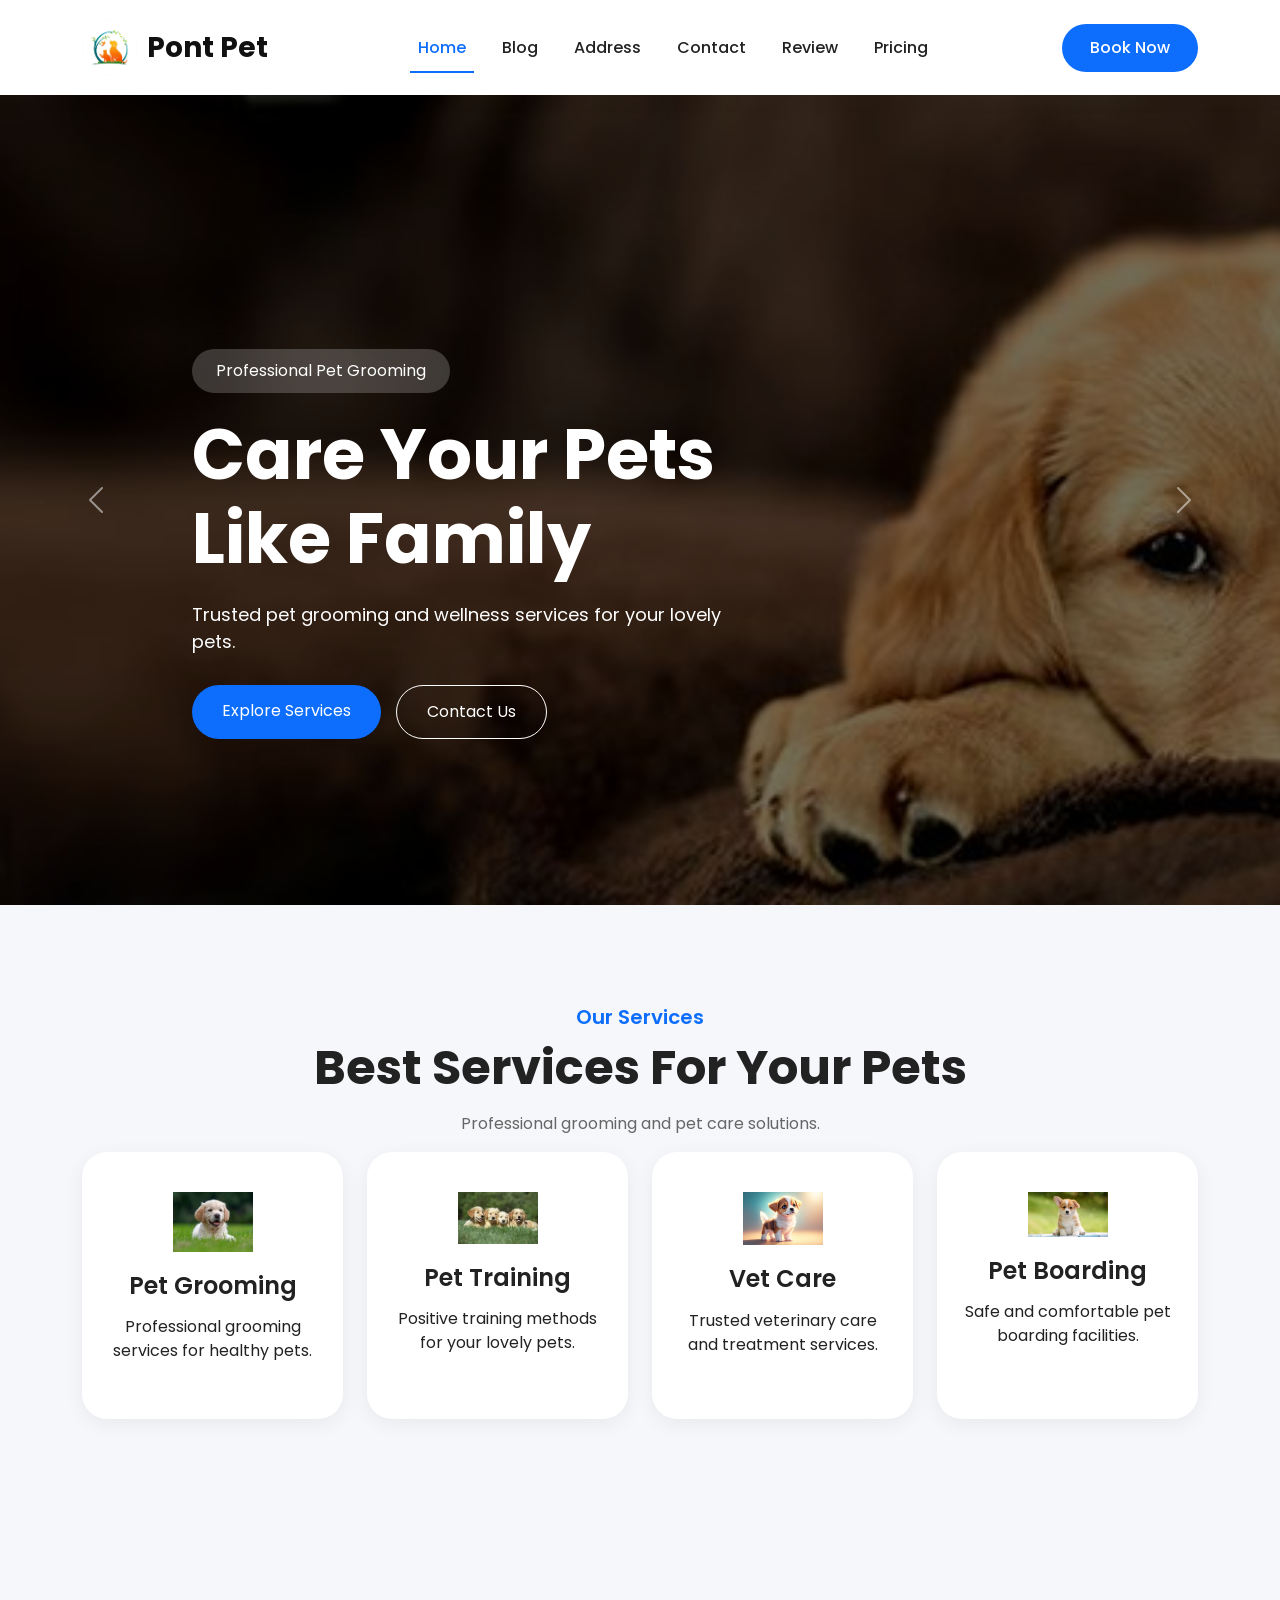
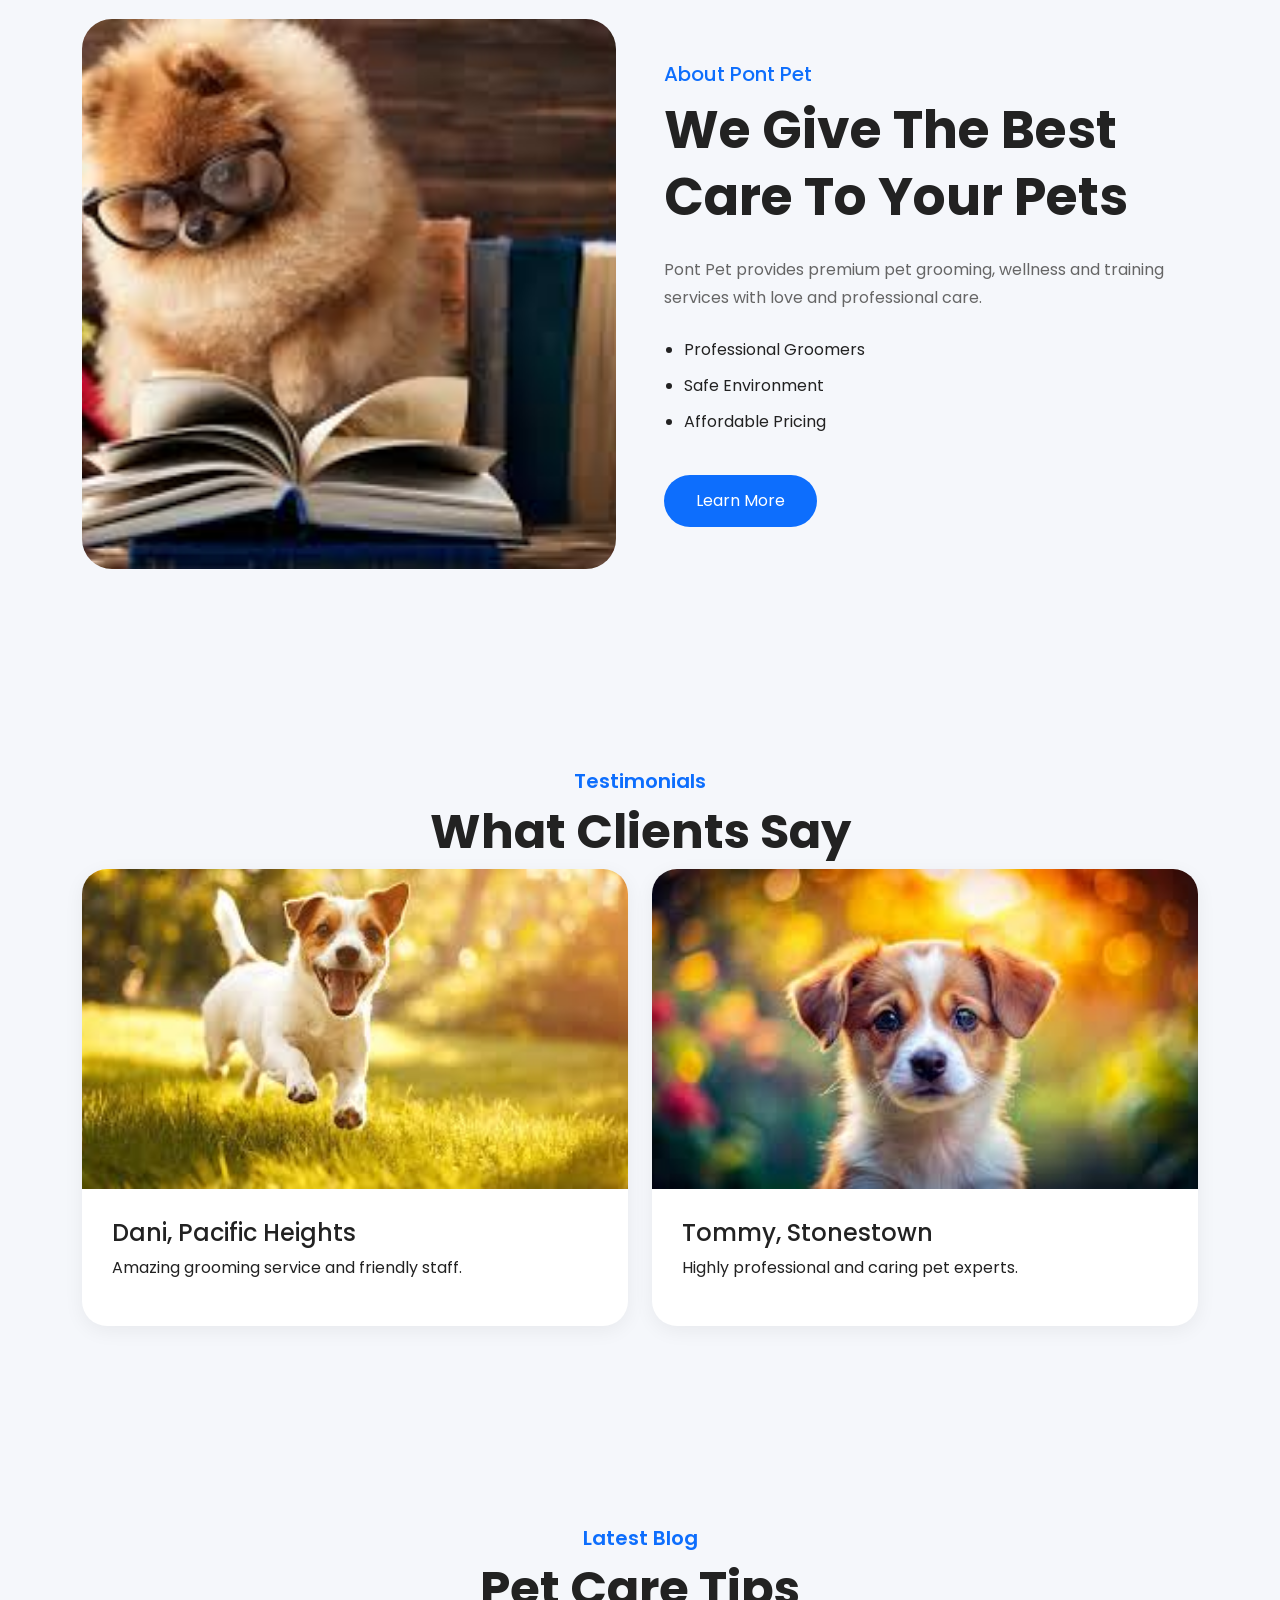
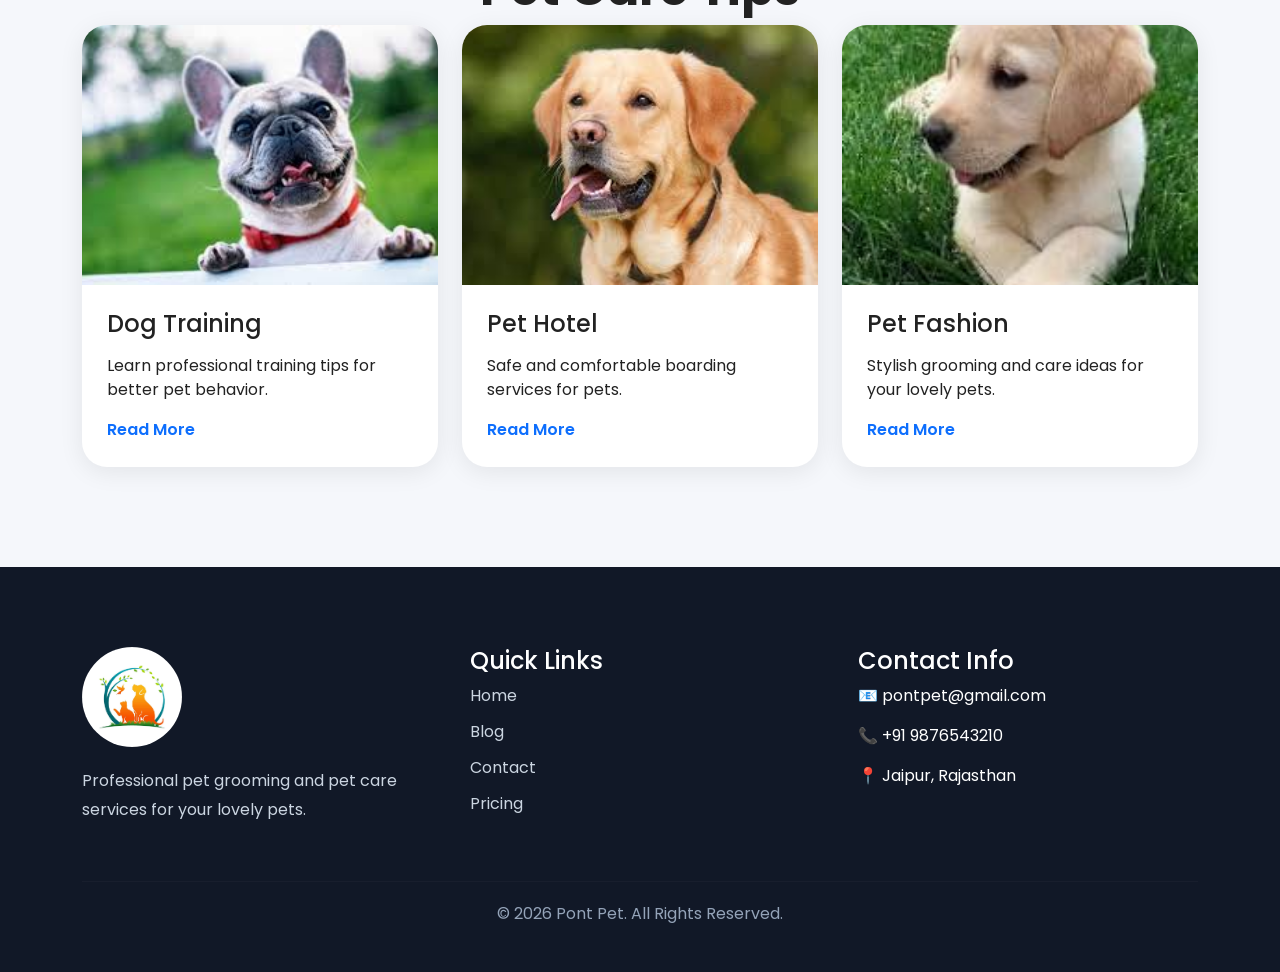
<file: index.html>
<!DOCTYPE html>
<html lang="en">

<head>

    <meta charset="UTF-8">

    <meta name="viewport"
          content="width=device-width, initial-scale=1.0">

    <meta name="description"
          content="Professional Pet Grooming Website">

    <title>Pont Pet | Pet Grooming</title>

    <!-- Bootstrap CSS -->

    <link href="https://cdn.jsdelivr.net/npm/bootstrap@5.3.8/dist/css/bootstrap.min.css"
          rel="stylesheet">

    <!-- Google Font -->

    <link rel="preconnect"
          href="https://fonts.googleapis.com">

    <link rel="preconnect"
          href="https://fonts.gstatic.com"
          crossorigin>

    <link href="https://fonts.googleapis.com/css2?family=Poppins:wght@300;400;500;600;700&display=swap"
          rel="stylesheet">

    <!-- CSS -->

    <link rel="stylesheet"
          href="css/style.css">

</head>

<body>


<!-- ================= NAVBAR ================= -->

<nav class="navbar navbar-expand-lg custom-navbar sticky-top">

    <div class="container">

        <!-- LOGO -->

        <a class="navbar-brand"
           href="index.html">

            <img src="images/animal-pet-logo-template-vector.jpg"
                 alt="logo">

            <span>Pont Pet</span>

        </a>

        <!-- TOGGLE -->

        <button class="navbar-toggler"
                type="button"
                data-bs-toggle="collapse"
                data-bs-target="#navbarContent">

            <span class="navbar-toggler-icon"></span>

        </button>

        <!-- MENU -->

        <div class="collapse navbar-collapse"
             id="navbarContent">

            <ul class="navbar-nav mx-auto">

                <li class="nav-item">
                    <a class="nav-link active"
                       href="index.html">
                        Home
                    </a>
                </li>

                <li class="nav-item">
                    <a class="nav-link"
                       href="Blog.html">
                        Blog
                    </a>
                </li>

                <li class="nav-item">
                    <a class="nav-link"
                       href="Address.html">
                        Address
                    </a>
                </li>

                <li class="nav-item">
                    <a class="nav-link"
                       href="Contact.html">
                        Contact
                    </a>
                </li>

                <li class="nav-item">
                    <a class="nav-link"
                       href="Review.html">
                        Review
                    </a>
                </li>

                <li class="nav-item">
                    <a class="nav-link"
                       href="Pricing.html">
                        Pricing
                    </a>
                </li>

            </ul>

            <!-- BUTTON -->

            <a href="Book.html"
               class="nav-btn">
                Book Now
            </a>

        </div>

    </div>

</nav>

<!-- ================= HERO ================= -->

<section class="hero-section">

    <div id="heroCarousel"
         class="carousel slide carousel-fade"
         data-bs-ride="carousel">

        <div class="carousel-inner">

            <!-- SLIDE 1 -->

            <div class="carousel-item active">

                <img src="images/f2e25fa89ad3e970aeb994db60a81303.jpg"
                     class="d-block w-100 hero-image"
                     alt="pet">

                <div class="hero-overlay"></div>

                <div class="carousel-caption hero-content">

                    <span class="hero-tag">
                        Professional Pet Grooming
                    </span>

                    <h1>
                        Care Your Pets <br>
                        Like Family
                    </h1>

                    <p>
                        Trusted pet grooming and wellness services
                        for your lovely pets.
                    </p>

                    <div class="hero-buttons">

                        <a href="#services"
                           class="hero-btn">
                            Explore Services
                        </a>

                        <a href="Contact.html"
                           class="hero-btn-outline">
                            Contact Us
                        </a>

                    </div>

                </div>

            </div>

            <!-- SLIDE 2 -->

            <div class="carousel-item">

                <img src="images/GettyImages-598175960-cute-dog-headshot.jpg"
                     class="d-block w-100 hero-image"
                     alt="dog">

                <div class="hero-overlay"></div>

                <div class="carousel-caption hero-content">

                    <span class="hero-tag">
                        Trusted Pet Experts
                    </span>

                    <h1>
                        Happy Pets <br>
                        Healthy Life
                    </h1>

                    <p>
                        We provide premium pet grooming,
                        training and boarding services.
                    </p>

                    <div class="hero-buttons">

                        <a href="#services"
                           class="hero-btn">
                            Our Services
                        </a>

                    </div>

                </div>

            </div>

        </div>

        <!-- CONTROLS -->

        <button class="carousel-control-prev"
                type="button"
                data-bs-target="#heroCarousel"
                data-bs-slide="prev">

            <span class="carousel-control-prev-icon"></span>

        </button>

        <button class="carousel-control-next"
                type="button"
                data-bs-target="#heroCarousel"
                data-bs-slide="next">

            <span class="carousel-control-next-icon"></span>

        </button>

    </div>

</section>

<!-- ================= SERVICES ================= -->

<section class="services-section"
         id="services">

    <div class="container">

        <div class="section-heading text-center">

            <h5>Our Services</h5>

            <h2>
                Best Services For Your Pets
            </h2>

            <p>
                Professional grooming and pet care solutions.
            </p>

        </div>

        <div class="row g-4">

            <div class="col-md-6 col-lg-3">

                <div class="service-card text-center">

                    <img src="images/dog6.jpeg"
                         alt="service">

                    <h4>Pet Grooming</h4>

                    <p>
                        Professional grooming services
                        for healthy pets.
                    </p>

                </div>

            </div>

            <div class="col-md-6 col-lg-3">

                <div class="service-card text-center">

                    <img src="images/dog8.jpeg"
                         alt="service">

                    <h4>Pet Training</h4>

                    <p>
                        Positive training methods for
                        your lovely pets.
                    </p>

                </div>

            </div>

            <div class="col-md-6 col-lg-3">

                <div class="service-card text-center">

                    <img src="images/little-cute-puppy-dog-pastel-background-ai-generative_955712-3431.avif"
                         alt="service">

                    <h4>Vet Care</h4>

                    <p>
                        Trusted veterinary care and
                        treatment services.
                    </p>

                </div>

            </div>

            <div class="col-md-6 col-lg-3">

                <div class="service-card text-center">

                    <img src="images/corgi-puppy-happy-5120x2880-13252.jpg"
                         alt="service">

                    <h4>Pet Boarding</h4>

                    <p>
                        Safe and comfortable pet
                        boarding facilities.
                    </p>

                </div>

            </div>

        </div>

    </div>

</section>

<!-- ================= ABOUT ================= -->

<section class="about-section">

    <div class="container">

        <div class="row align-items-center g-5">

            <div class="col-lg-6">

                <img src="images/images (1).jpeg"
                     alt="pet"
                     class="img-fluid about-img">

            </div>

            <div class="col-lg-6">

                <div class="about-content">

                    <h5>About Pont Pet</h5>

                    <h2>
                        We Give The Best Care
                        To Your Pets
                    </h2>

                    <p>
                        Pont Pet provides premium pet grooming,
                        wellness and training services with love
                        and professional care.
                    </p>

                    <ul>

                        <li>Professional Groomers</li>

                        <li>Safe Environment</li>

                        <li>Affordable Pricing</li>

                    </ul>

                    <a href="Blog.html"
                       class="about-btn">
                        Learn More
                    </a>

                </div>

            </div>

        </div>

    </div>

</section>

<!-- ================= TESTIMONIAL ================= -->

<section class="testimonial-section">

    <div class="container">

        <div class="section-heading text-center">

            <h5>Testimonials</h5>

            <h2>What Clients Say</h2>

        </div>

        <div class="row g-4">

            <div class="col-lg-6">

                <div class="testimonial-card">

                    <img src="images/dog1.jpeg"
                         alt="client">

                    <div class="testimonial-content">

                        <h4>Dani, Pacific Heights</h4>

                        <p>
                            Amazing grooming service and friendly staff.
                        </p>

                    </div>

                </div>

            </div>

            <div class="col-lg-6">

                <div class="testimonial-card">

                    <img src="images/dog2.jpeg"
                         alt="client">

                    <div class="testimonial-content">

                        <h4>Tommy, Stonestown</h4>

                        <p>
                            Highly professional and caring pet experts.
                        </p>

                    </div>

                </div>

            </div>

        </div>

    </div>

</section>

<!-- ================= BLOG ================= -->

<section class="blog-section">

    <div class="container">

        <div class="section-heading text-center">

            <h5>Latest Blog</h5>

            <h2>Pet Care Tips</h2>

        </div>

        <div class="row g-4">

            <div class="col-md-4">

                <div class="blog-card">

                    <img src="images/images.jpeg"
                         alt="blog">

                    <div class="blog-content">

                        <h4>Dog Training</h4>

                        <p>
                            Learn professional training tips
                            for better pet behavior.
                        </p>

                        <a href="Blog.html">
                            Read More
                        </a>

                    </div>

                </div>

            </div>

            <div class="col-md-4">

                <div class="blog-card">

                    <img src="images/dog3.jpeg"
                         alt="blog">

                    <div class="blog-content">

                        <h4>Pet Hotel</h4>

                        <p>
                            Safe and comfortable boarding
                            services for pets.
                        </p>

                        <a href="Blog.html">
                            Read More
                        </a>

                    </div>

                </div>

            </div>

            <div class="col-md-4">

                <div class="blog-card">

                    <img src="images/dog4.jpeg"
                         alt="blog">

                    <div class="blog-content">

                        <h4>Pet Fashion</h4>

                        <p>
                            Stylish grooming and care ideas
                            for your lovely pets.
                        </p>

                        <a href="Blog.html">
                            Read More
                        </a>

                    </div>

                </div>

            </div>

        </div>

    </div>

</section>

<!-- ================= FOOTER ================= -->

<footer class="footer-section">

    <div class="container">

        <div class="row g-5">

            <div class="col-lg-4">

                <img src="images/animal-pet-logo-template-vector.jpg"
                     alt="logo"
                     class="footer-logo">

                <p class="footer-text">

                    Professional pet grooming and pet care
                    services for your lovely pets.

                </p>

            </div>

            <div class="col-lg-4">

                <h4 class="footer-title">
                    Quick Links
                </h4>

                <ul class="footer-links">

                    <li>
                        <a href="index.html">
                            Home
                        </a>
                    </li>

                    <li>
                        <a href="Blog.html">
                            Blog
                        </a>
                    </li>

                    <li>
                        <a href="Contact.html">
                            Contact
                        </a>
                    </li>

                    <li>
                        <a href="Pricing.html">
                            Pricing
                        </a>
                    </li>

                </ul>

            </div>

            <div class="col-lg-4">

                <h4 class="footer-title">
                    Contact Info
                </h4>

                <p class="footer-contact">
                    📧 pontpet@gmail.com
                </p>

                <p class="footer-contact">
                    📞 +91 9876543210
                </p>

                <p class="footer-contact">
                    📍 Jaipur, Rajasthan
                </p>

            </div>

        </div>

        <hr class="footer-line">

        <div class="text-center">

            <p class="copyright">

                © 2026 Pont Pet. All Rights Reserved.

            </p>

        </div>

    </div>

</footer>

<!-- Bootstrap JS -->

<script src="https://cdn.jsdelivr.net/npm/bootstrap@5.3.8/dist/js/bootstrap.bundle.min.js"></script>

<!-- JS -->

<script src="js/script.js"></script>

</body>

</html>
</file>
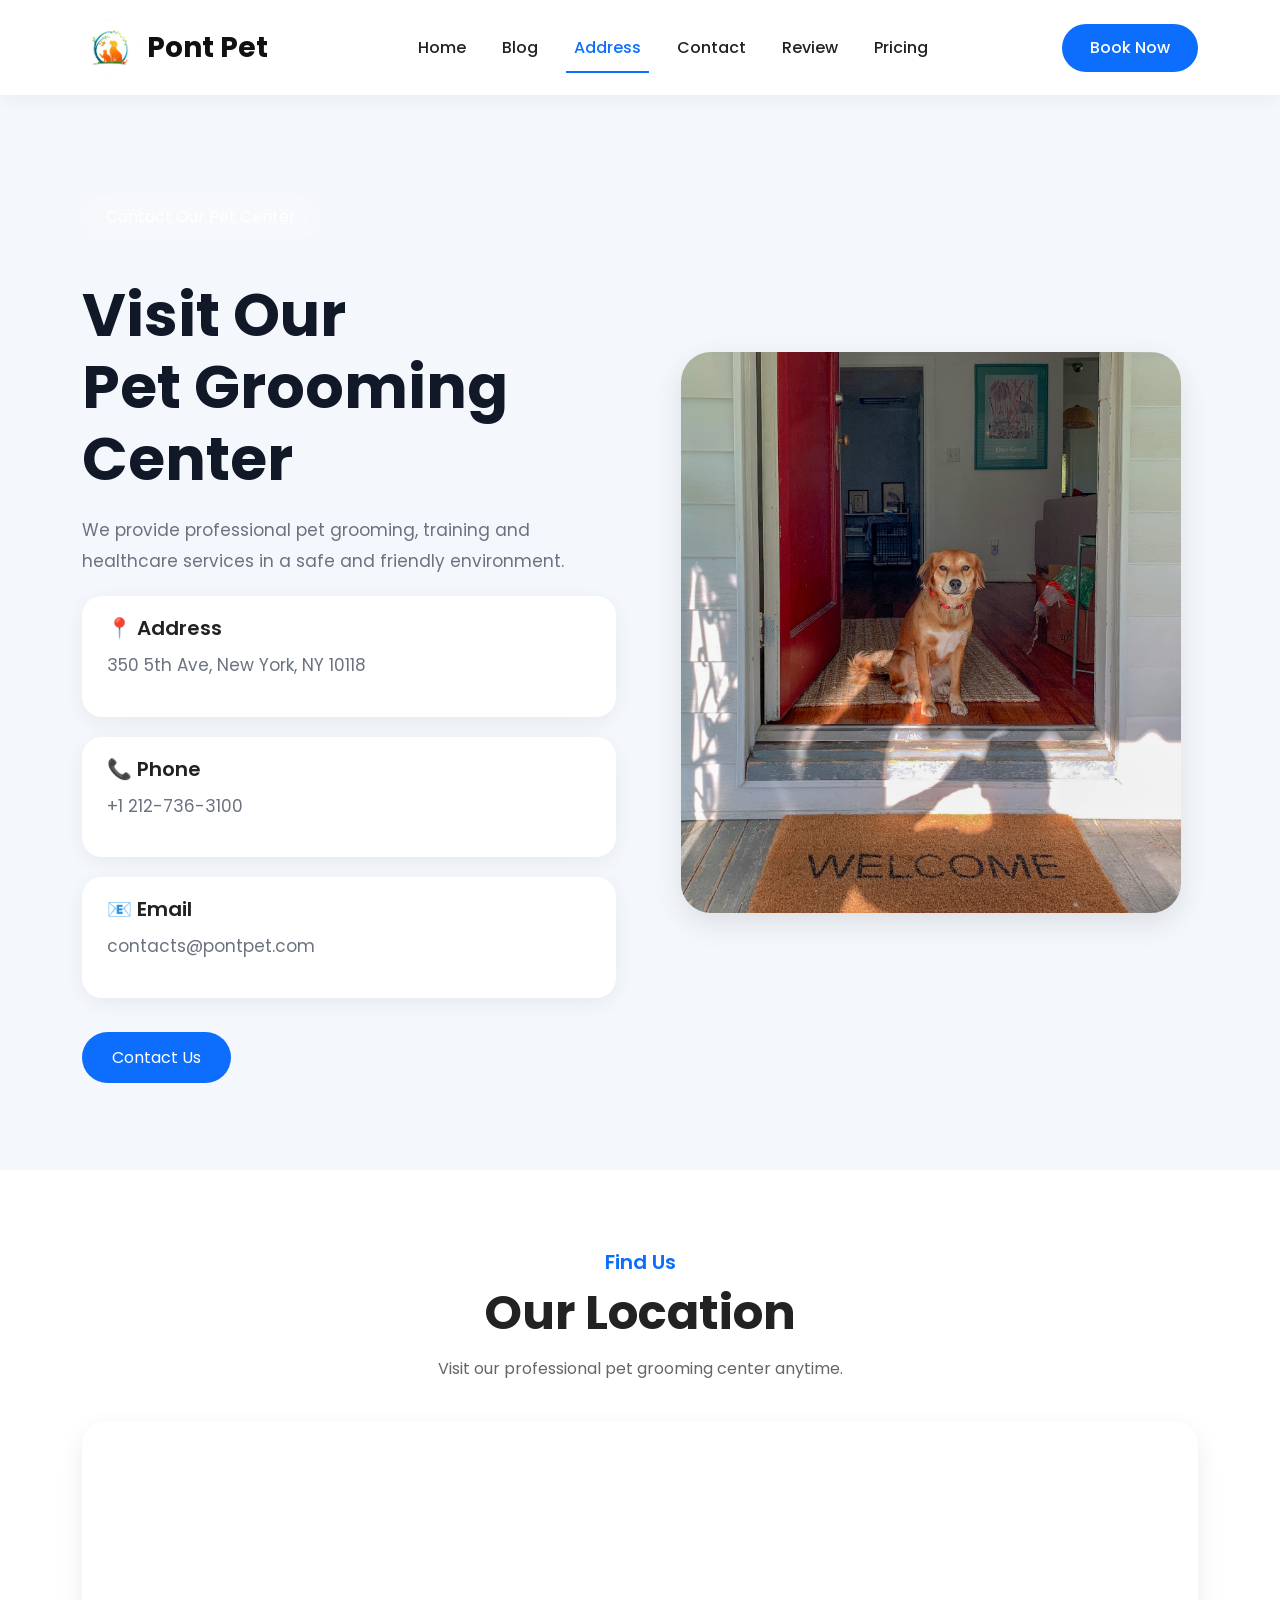
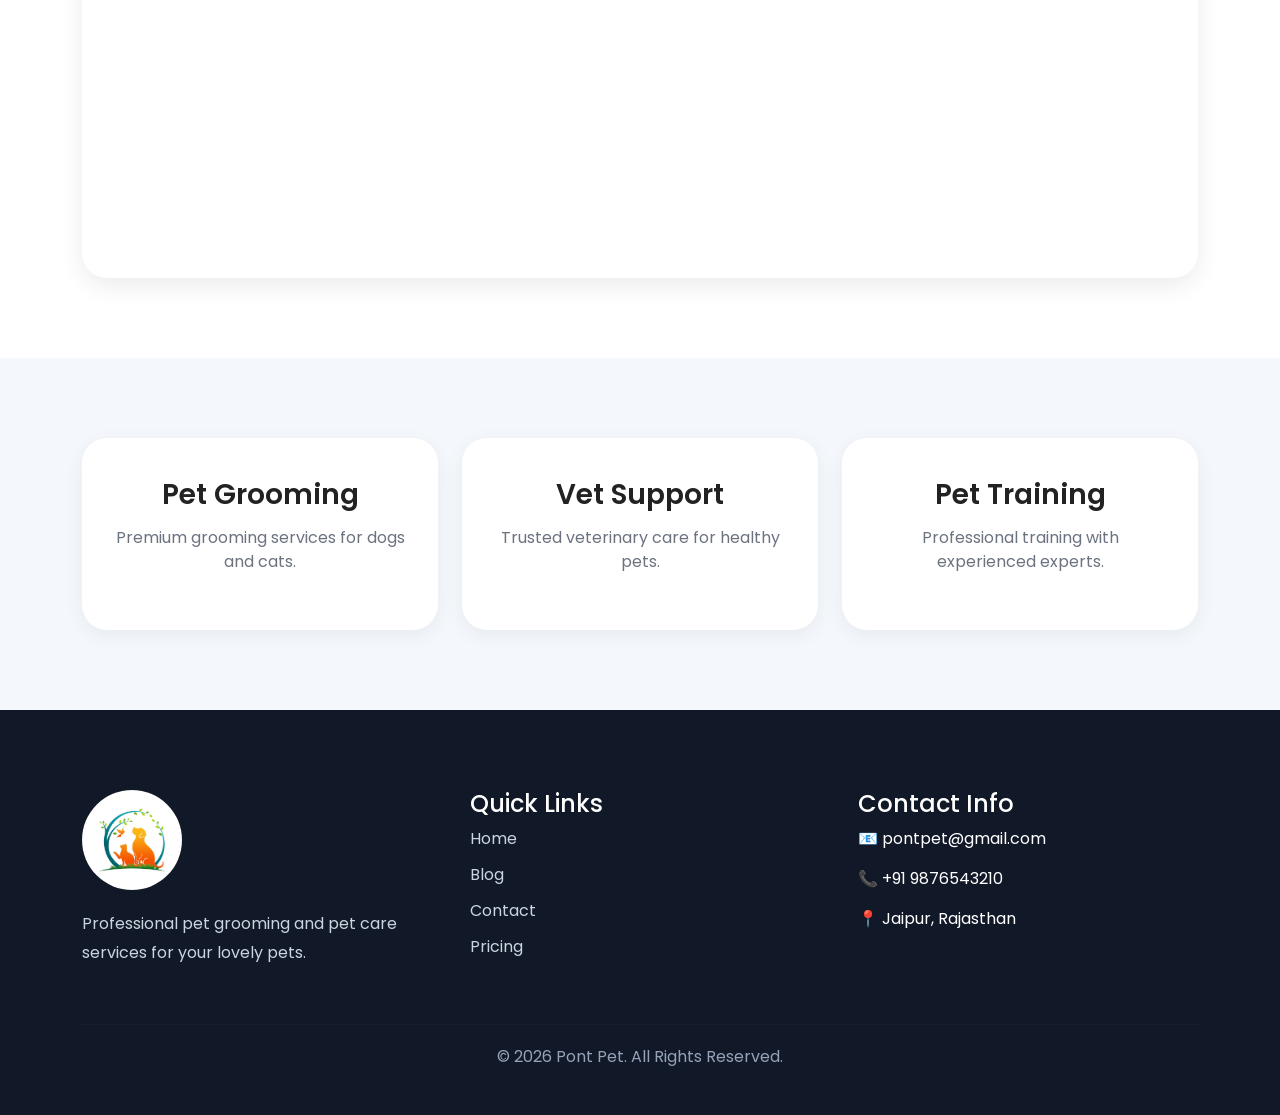
<file: Address.html>
<!DOCTYPE html>
<html lang="en">

<head>

    <meta charset="UTF-8">

    <meta name="viewport"
          content="width=device-width, initial-scale=1.0">

    <meta name="description"
          content="Pont Pet Address Page">

    <title>Pont Pet | Address</title>

    <!-- Bootstrap CSS -->

    <link href="https://cdn.jsdelivr.net/npm/bootstrap@5.3.8/dist/css/bootstrap.min.css"
          rel="stylesheet">

    <!-- Google Font -->

    <link rel="preconnect"
          href="https://fonts.googleapis.com">

    <link rel="preconnect"
          href="https://fonts.gstatic.com"
          crossorigin>

    <link href="https://fonts.googleapis.com/css2?family=Poppins:wght@300;400;500;600;700&display=swap"
          rel="stylesheet">

    <!-- CSS -->

    <link rel="stylesheet"
          href="css/style.css">

</head>

<body>

<!-- ================= NAVBAR ================= -->

<nav class="navbar navbar-expand-lg custom-navbar sticky-top">

    <div class="container">

        <!-- LOGO -->

        <a class="navbar-brand"
           href="index.html">

            <img src="images/animal-pet-logo-template-vector.jpg"
                 alt="logo">

            <span>
                Pont Pet
            </span>

        </a>

        <!-- TOGGLE -->

        <button class="navbar-toggler"
                type="button"
                data-bs-toggle="collapse"
                data-bs-target="#navbarContent">

            <span class="navbar-toggler-icon"></span>

        </button>

        <!-- MENU -->

        <div class="collapse navbar-collapse"
             id="navbarContent">

            <ul class="navbar-nav mx-auto">

                <li class="nav-item">

                    <a class="nav-link"
                       href="index.html">
                        Home
                    </a>

                </li>

                <li class="nav-item">

                    <a class="nav-link"
                       href="Blog.html">
                        Blog
                    </a>

                </li>

                <li class="nav-item">

                    <a class="nav-link active"
                       href="Address.html">
                        Address
                    </a>

                </li>

                <li class="nav-item">

                    <a class="nav-link"
                       href="Contact.html">
                        Contact
                    </a>

                </li>

                <li class="nav-item">

                    <a class="nav-link"
                       href="Review.html">
                        Review
                    </a>

                </li>

                <li class="nav-item">

                    <a class="nav-link"
                       href="Pricing.html">
                        Pricing
                    </a>

                </li>

            </ul>

            <!-- BUTTON -->

            <a href="Book.html"
               class="nav-btn">
                Book Now
            </a>

        </div>

    </div>

</nav>

<!-- ================= HERO SECTION ================= -->

<section class="address-hero">

    <div class="container">

        <div class="row align-items-center g-5">

            <!-- LEFT CONTENT -->

            <div class="col-lg-6">

                <div class="address-content">

                    <span class="hero-tag">
                        Contact Our Pet Center
                    </span>

                    <h1>
                        Visit Our <br>
                        Pet Grooming Center
                    </h1>

                    <p>
                        We provide professional pet grooming,
                        training and healthcare services in a
                        safe and friendly environment.
                    </p>

                    <div class="address-box">

                        <h5>
                            📍 Address
                        </h5>

                        <p>
                            350 5th Ave, New York,
                            NY 10118
                        </p>

                    </div>

                    <div class="address-box">

                        <h5>
                            📞 Phone
                        </h5>

                        <p>
                            +1 212-736-3100
                        </p>

                    </div>

                    <div class="address-box">

                        <h5>
                            📧 Email
                        </h5>

                        <p>
                            contacts@pontpet.com
                        </p>

                    </div>
                     <br> <br>
                    <a href="Contact.html"
                       class="hero-btn">
                        Contact Us
                    </a>

                </div>

            </div>

            <!-- RIGHT IMAGE -->

            <div class="col-lg-6 text-center">

                <img src="images/pexels-monica-3987557.jpg"
                     alt="pet center"
                     class="address-img">

            </div>

        </div>

    </div>

</section>

<!-- ================= MAP SECTION ================= -->

<section class="map-section">

    <div class="container">

        <div class="section-heading text-center">

            <h5>
                Find Us
            </h5>

            <h2>
                Our Location
            </h2>

            <p>
                Visit our professional pet grooming center anytime.
            </p>

        </div>

        <div class="map-box">

            <iframe
                src="https://www.google.com/maps/embed?pb=!1m18!1m12!1m3!1d3021.902170558136!2d-73.987731!3d40.748817!2m3!1f0!2f0!3f0!3m2!1i1024!2i768!4f13.1!3m3!1m2!1s0x89c259af18f4b6d9%3A0x4e0f1d233a7cdc26!2sEmpire%20State%20Building!5e0!3m2!1sen!2sin!4v1720000000000"
                width="100%"
                height="450"
                style="border:0;"
                allowfullscreen=""
                loading="lazy">

            </iframe>

        </div>

    </div>

</section>

<!-- ================= INFO SECTION ================= -->

<section class="info-section">

    <div class="container">

        <div class="row g-4">

            <div class="col-md-4">

                <div class="info-card">

                    <h3>
                        Pet Grooming
                    </h3>

                    <p>
                        Premium grooming services
                        for dogs and cats.
                    </p>

                </div>

            </div>

            <div class="col-md-4">

                <div class="info-card">

                    <h3>
                        Vet Support
                    </h3>

                    <p>
                        Trusted veterinary care
                        for healthy pets.
                    </p>

                </div>

            </div>

            <div class="col-md-4">

                <div class="info-card">

                    <h3>
                        Pet Training
                    </h3>

                    <p>
                        Professional training with
                        experienced experts.
                    </p>

                </div>

            </div>

        </div>

    </div>

</section>

<!-- ================= FOOTER ================= -->

<footer class="footer-section">

    <div class="container">

        <div class="row g-5">

            <div class="col-lg-4">

                <img src="images/animal-pet-logo-template-vector.jpg"
                     alt="logo"
                     class="footer-logo">

                <p class="footer-text">

                    Professional pet grooming and pet care
                    services for your lovely pets.

                </p>

            </div>

            <div class="col-lg-4">

                <h4 class="footer-title">
                    Quick Links
                </h4>

                <ul class="footer-links">

                    <li>
                        <a href="index.html">
                            Home
                        </a>
                    </li>

                    <li>
                        <a href="Blog.html">
                            Blog
                        </a>
                    </li>

                    <li>
                        <a href="Contact.html">
                            Contact
                        </a>
                    </li>

                    <li>
                        <a href="Pricing.html">
                            Pricing
                        </a>
                    </li>

                </ul>

            </div>

            <div class="col-lg-4">

                <h4 class="footer-title">
                    Contact Info
                </h4>

                <p class="footer-contact">
                    📧 pontpet@gmail.com
                </p>

                <p class="footer-contact">
                    📞 +91 9876543210
                </p>

                <p class="footer-contact">
                    📍 Jaipur, Rajasthan
                </p>

            </div>

        </div>

        <hr class="footer-line">

        <div class="text-center">

            <p class="copyright">

                © 2026 Pont Pet. All Rights Reserved.

            </p>

        </div>

    </div>

</footer>


<!-- Bootstrap JS -->

<script src="https://cdn.jsdelivr.net/npm/bootstrap@5.3.8/dist/js/bootstrap.bundle.min.js"></script>

<!-- JS -->

<script src="js/script.js"></script>

</body>

</html>
</file>
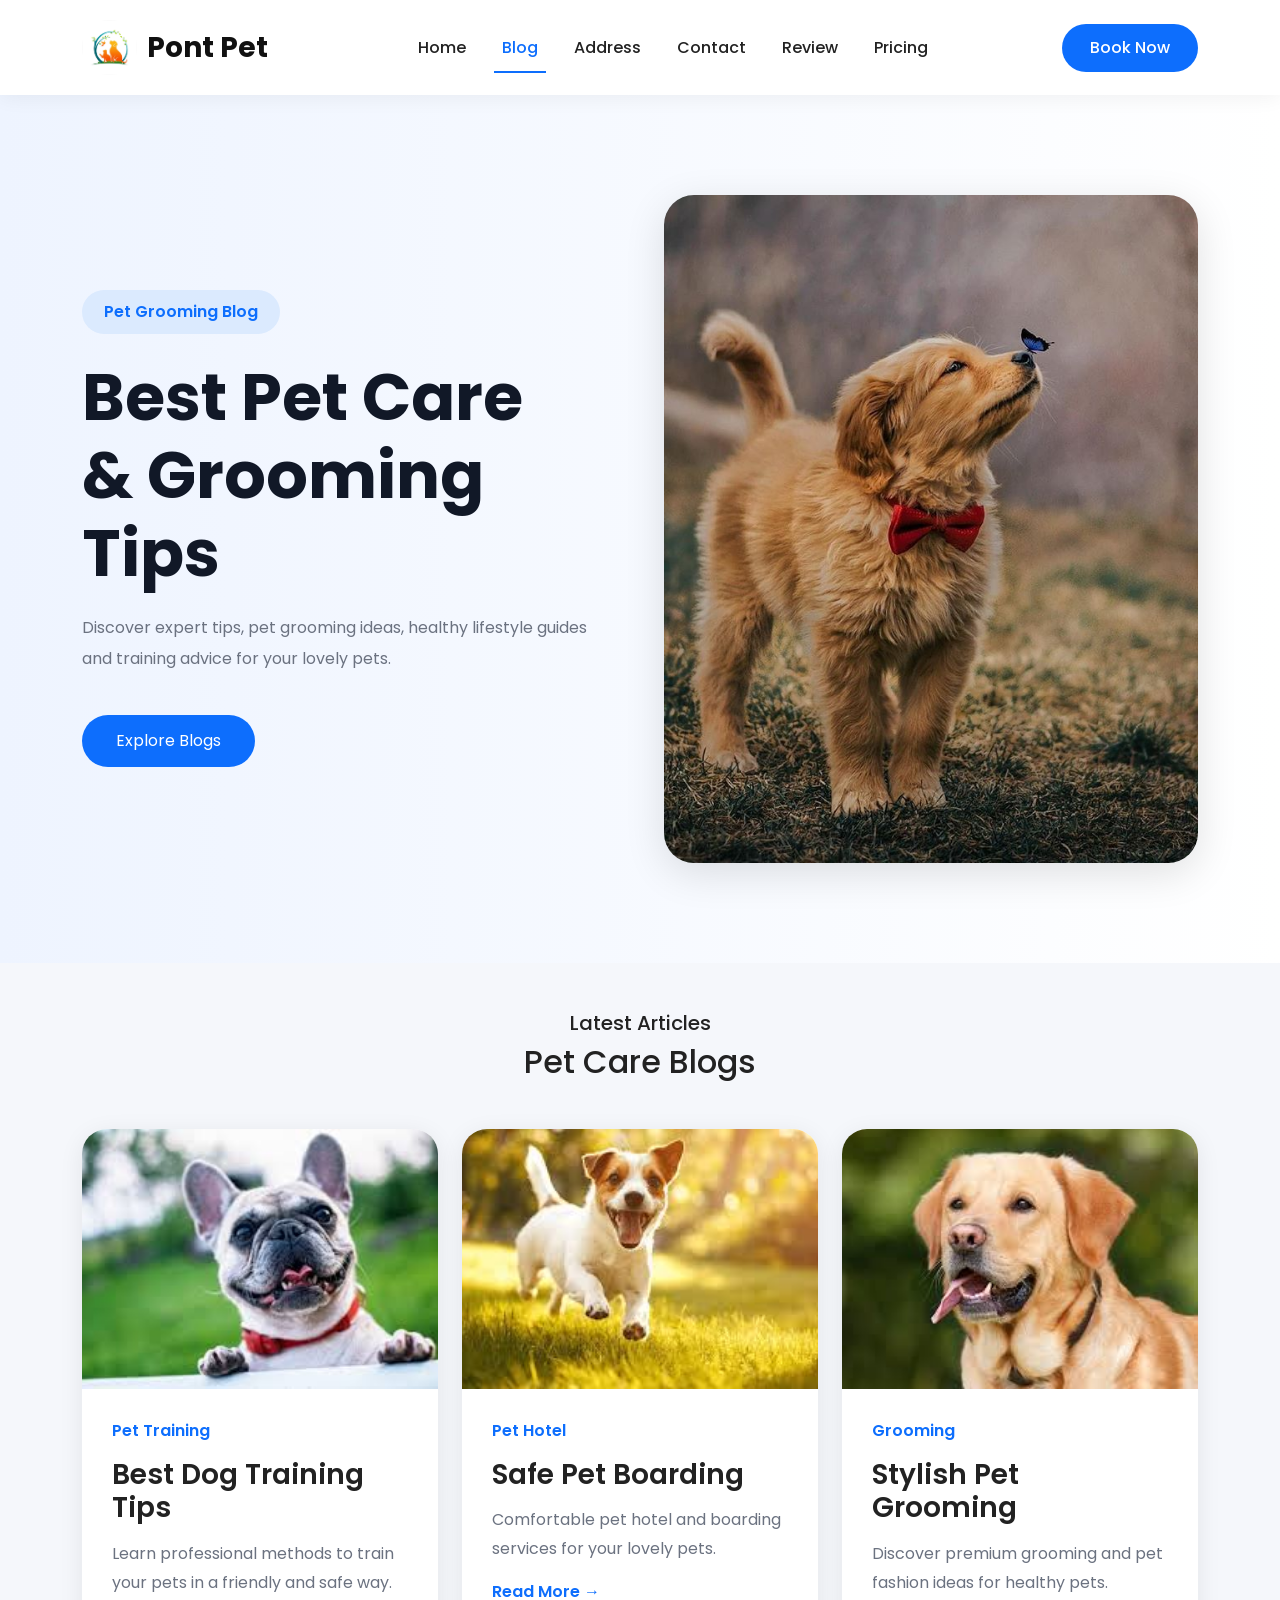
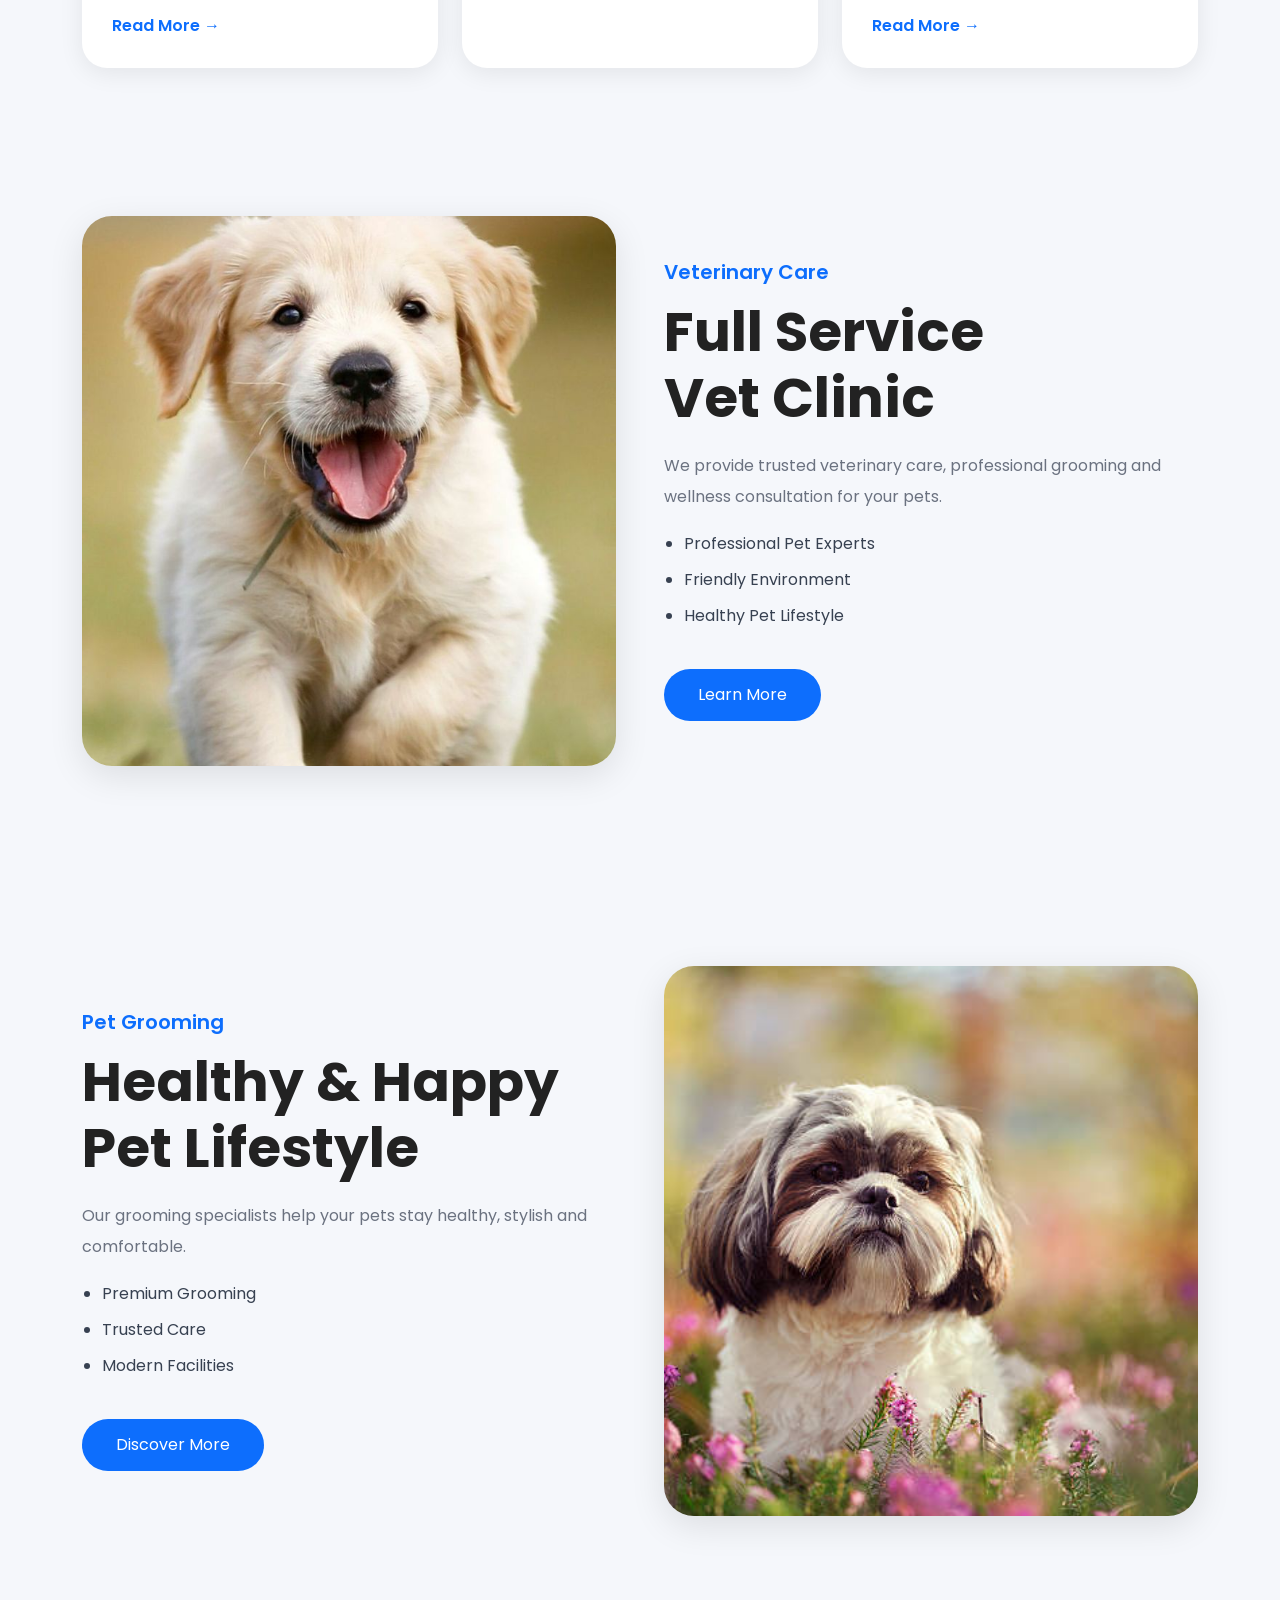
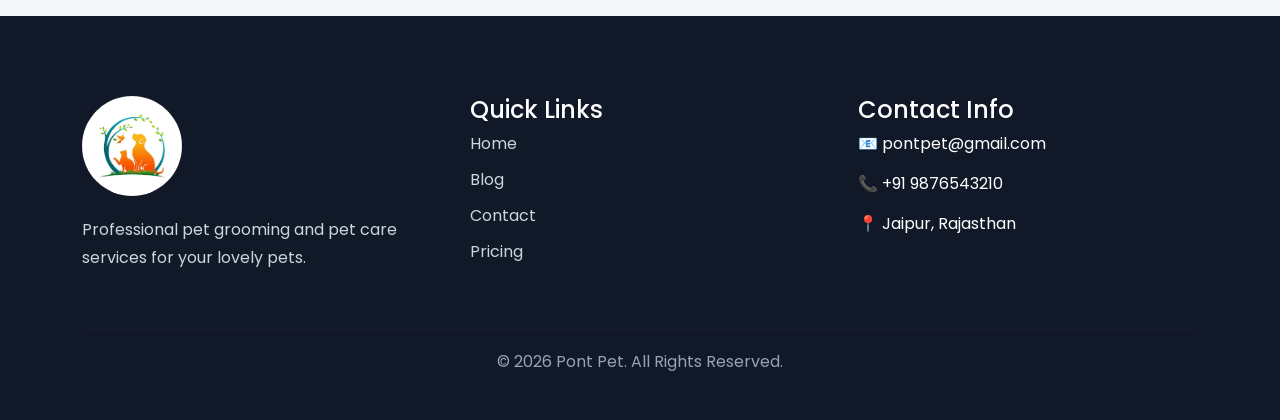
<file: Blog.html>
<!DOCTYPE html>
<html lang="en">

<head>

    <meta charset="UTF-8">

    <meta name="viewport"
          content="width=device-width, initial-scale=1.0">

    <title>Pont Pet | Blog</title>

    <!-- Bootstrap CSS -->

    <link href="https://cdn.jsdelivr.net/npm/bootstrap@5.3.8/dist/css/bootstrap.min.css"
          rel="stylesheet">

    <!-- Google Font -->

    <link rel="preconnect"
          href="https://fonts.googleapis.com">

    <link rel="preconnect"
          href="https://fonts.gstatic.com"
          crossorigin>

    <link href="https://fonts.googleapis.com/css2?family=Poppins:wght@300;400;500;600;700&display=swap"
          rel="stylesheet">

    <!-- CSS -->

    <link rel="stylesheet"
          href="css/style.css">

</head>

<body>


<!-- ================= NAVBAR ================= -->

<nav class="navbar navbar-expand-lg custom-navbar sticky-top">

    <div class="container">

        <!-- LOGO -->

        <a class="navbar-brand"
           href="index.html">

            <img src="images/animal-pet-logo-template-vector.jpg"
                 alt="logo">

            <span>Pont Pet</span>

        </a>

        <!-- TOGGLE -->

        <button class="navbar-toggler"
                type="button"
                data-bs-toggle="collapse"
                data-bs-target="#navbarContent">

            <span class="navbar-toggler-icon"></span>

        </button>

        <!-- MENU -->

        <div class="collapse navbar-collapse"
             id="navbarContent">

            <ul class="navbar-nav mx-auto">

                <li class="nav-item">
                    <a class="nav-link"
                       href="index.html">
                        Home
                    </a>
                </li>

                <li class="nav-item">
                    <a class="nav-link active"
                       href="Blog.html">
                        Blog
                    </a>
                </li>

                <li class="nav-item">
                    <a class="nav-link"
                       href="Address.html">
                        Address
                    </a>
                </li>

                <li class="nav-item">
                    <a class="nav-link"
                       href="Contact.html">
                        Contact
                    </a>
                </li>

                <li class="nav-item">
                    <a class="nav-link"
                       href="Review.html">
                        Review
                    </a>
                </li>

                <li class="nav-item">
                    <a class="nav-link"
                       href="Pricing.html">
                        Pricing
                    </a>
                </li>

            </ul>

            <!-- BUTTON -->

            <a href="Book.html"
               class="nav-btn">
                Book Now
            </a>

        </div>

    </div>

</nav>

<!-- ================= HERO SECTION ================= -->

<section class="blog-hero-section">

    <div class="container">

        <div class="row align-items-center g-5">

            <div class="col-lg-6">

                <div class="blog-hero-content">

                    <span class="blog-tag">
                        Pet Grooming Blog
                    </span>

                    <h1>
                        Best Pet Care <br>
                        & Grooming Tips
                    </h1>

                    <p>

                        Discover expert tips, pet grooming ideas,
                        healthy lifestyle guides and training advice
                        for your lovely pets.

                    </p>

                    <a href="#blogs"
                       class="hero-blog-btn">

                        Explore Blogs

                    </a>

                </div>

            </div>

            <div class="col-lg-6">

                <img src="images/1a2e489e16e75ef6e792ba3e0269fa9b.jpg"
                     alt="pet"
                     class="img-fluid blog-hero-img">

            </div>

        </div>

    </div>

</section>

<!-- ================= BLOG CARDS ================= -->

<section class="blog-card-section py-5"
         id="blogs">

    <div class="container">

        <div class="text-center mb-5">

            <h5 class="section-subtitle">
                Latest Articles
            </h5>

            <h2 class="section-title">
                Pet Care Blogs
            </h2>

        </div>

        <div class="row g-4">

            <!-- CARD 1 -->

            <div class="col-md-6 col-lg-4">

                <div class="blog-card">

                    <img src="images/images.jpeg"
                         alt="blog">

                    <div class="blog-card-content">

                        <span>
                            Pet Training
                        </span>

                        <h3>
                            Best Dog Training Tips
                        </h3>

                        <p>

                            Learn professional methods to train
                            your pets in a friendly and safe way.

                        </p>

                        <a href="#">
                            Read More →
                        </a>

                    </div>

                </div>

            </div>

            <!-- CARD 2 -->

            <div class="col-md-6 col-lg-4">

                <div class="blog-card">

                    <img src="images/dog1.jpeg"
                         alt="blog">

                    <div class="blog-card-content">

                        <span>
                            Pet Hotel
                        </span>

                        <h3>
                            Safe Pet Boarding
                        </h3>

                        <p>

                            Comfortable pet hotel and boarding
                            services for your lovely pets.

                        </p>

                        <a href="#">
                            Read More →
                        </a>

                    </div>

                </div>

            </div>

            <!-- CARD 3 -->

            <div class="col-md-6 col-lg-4">

                <div class="blog-card">

                    <img src="images/dog3.jpeg"
                         alt="blog">

                    <div class="blog-card-content">

                        <span>
                            Grooming
                        </span>

                        <h3>
                            Stylish Pet Grooming
                        </h3>

                        <p>

                            Discover premium grooming and pet
                            fashion ideas for healthy pets.

                        </p>

                        <a href="#">
                            Read More →
                        </a>

                    </div>

                </div>

            </div>

        </div>

    </div>

</section>

<!-- ================= ABOUT SECTION ================= -->

<section class="blog-about-section">

    <div class="container">

        <div class="row align-items-center g-5">

            <div class="col-lg-6">

                <img src="images/5f3a6f83225a24242fc9a8141198fe61.jpg"
                     alt="dog"
                     class="img-fluid about-blog-img">

            </div>

            <div class="col-lg-6">

                <div class="about-blog-content">

                    <h5>
                        Veterinary Care
                    </h5>

                    <h2>
                        Full Service <br>
                        Vet Clinic
                    </h2>

                    <p>

                        We provide trusted veterinary care,
                        professional grooming and wellness
                        consultation for your pets.

                    </p>

                    <ul>

                        <li>
                            Professional Pet Experts
                        </li>

                        <li>
                            Friendly Environment
                        </li>

                        <li>
                            Healthy Pet Lifestyle
                        </li>

                    </ul>

                    <a href="#"
                       class="about-blog-btn">

                        Learn More

                    </a>

                </div>

            </div>

        </div>

    </div>

</section>

<!-- ================= SECOND SECTION ================= -->

<section class="blog-second-section">

    <div class="container">

        <div class="row align-items-center g-5 flex-lg-row-reverse">

            <div class="col-lg-6">

                <img src="images/istockphoto-515783902-612x612.jpg"
                     alt="dog"
                     class="img-fluid about-blog-img">

            </div>

            <div class="col-lg-6">

                <div class="about-blog-content">

                    <h5>
                        Pet Grooming
                    </h5>

                    <h2>
                        Healthy & Happy <br>
                        Pet Lifestyle
                    </h2>

                    <p>

                        Our grooming specialists help your pets
                        stay healthy, stylish and comfortable.

                    </p>

                    <ul>

                        <li>
                            Premium Grooming
                        </li>

                        <li>
                            Trusted Care
                        </li>

                        <li>
                            Modern Facilities
                        </li>

                    </ul>

                    <a href="#"
                       class="about-blog-btn">

                        Discover More

                    </a>

                </div>

            </div>

        </div>

    </div>

</section>

<!-- ================= FOOTER ================= -->

<footer class="footer-section">

    <div class="container">

        <div class="row g-5">

            <div class="col-lg-4">

                <img src="images/animal-pet-logo-template-vector.jpg"
                     alt="logo"
                     class="footer-logo">

                <p class="footer-text">

                    Professional pet grooming and pet care
                    services for your lovely pets.

                </p>

            </div>

            <div class="col-lg-4">

                <h4 class="footer-title">
                    Quick Links
                </h4>

                <ul class="footer-links">

                    <li>
                        <a href="index.html">
                            Home
                        </a>
                    </li>

                    <li>
                        <a href="Blog.html">
                            Blog
                        </a>
                    </li>

                    <li>
                        <a href="Contact.html">
                            Contact
                        </a>
                    </li>

                    <li>
                        <a href="Pricing.html">
                            Pricing
                        </a>
                    </li>

                </ul>

            </div>

            <div class="col-lg-4">

                <h4 class="footer-title">
                    Contact Info
                </h4>

                <p class="footer-contact">
                    📧 pontpet@gmail.com
                </p>

                <p class="footer-contact">
                    📞 +91 9876543210
                </p>

                <p class="footer-contact">
                    📍 Jaipur, Rajasthan
                </p>

            </div>

        </div>

        <hr class="footer-line">

        <div class="text-center">

            <p class="copyright">

                © 2026 Pont Pet. All Rights Reserved.

            </p>

        </div>

    </div>

</footer>

<!-- Bootstrap JS -->

<script src="https://cdn.jsdelivr.net/npm/bootstrap@5.3.8/dist/js/bootstrap.bundle.min.js"></script>

<!-- JS -->

<script src="js/script.js"></script>

</body>

</html>
</file>
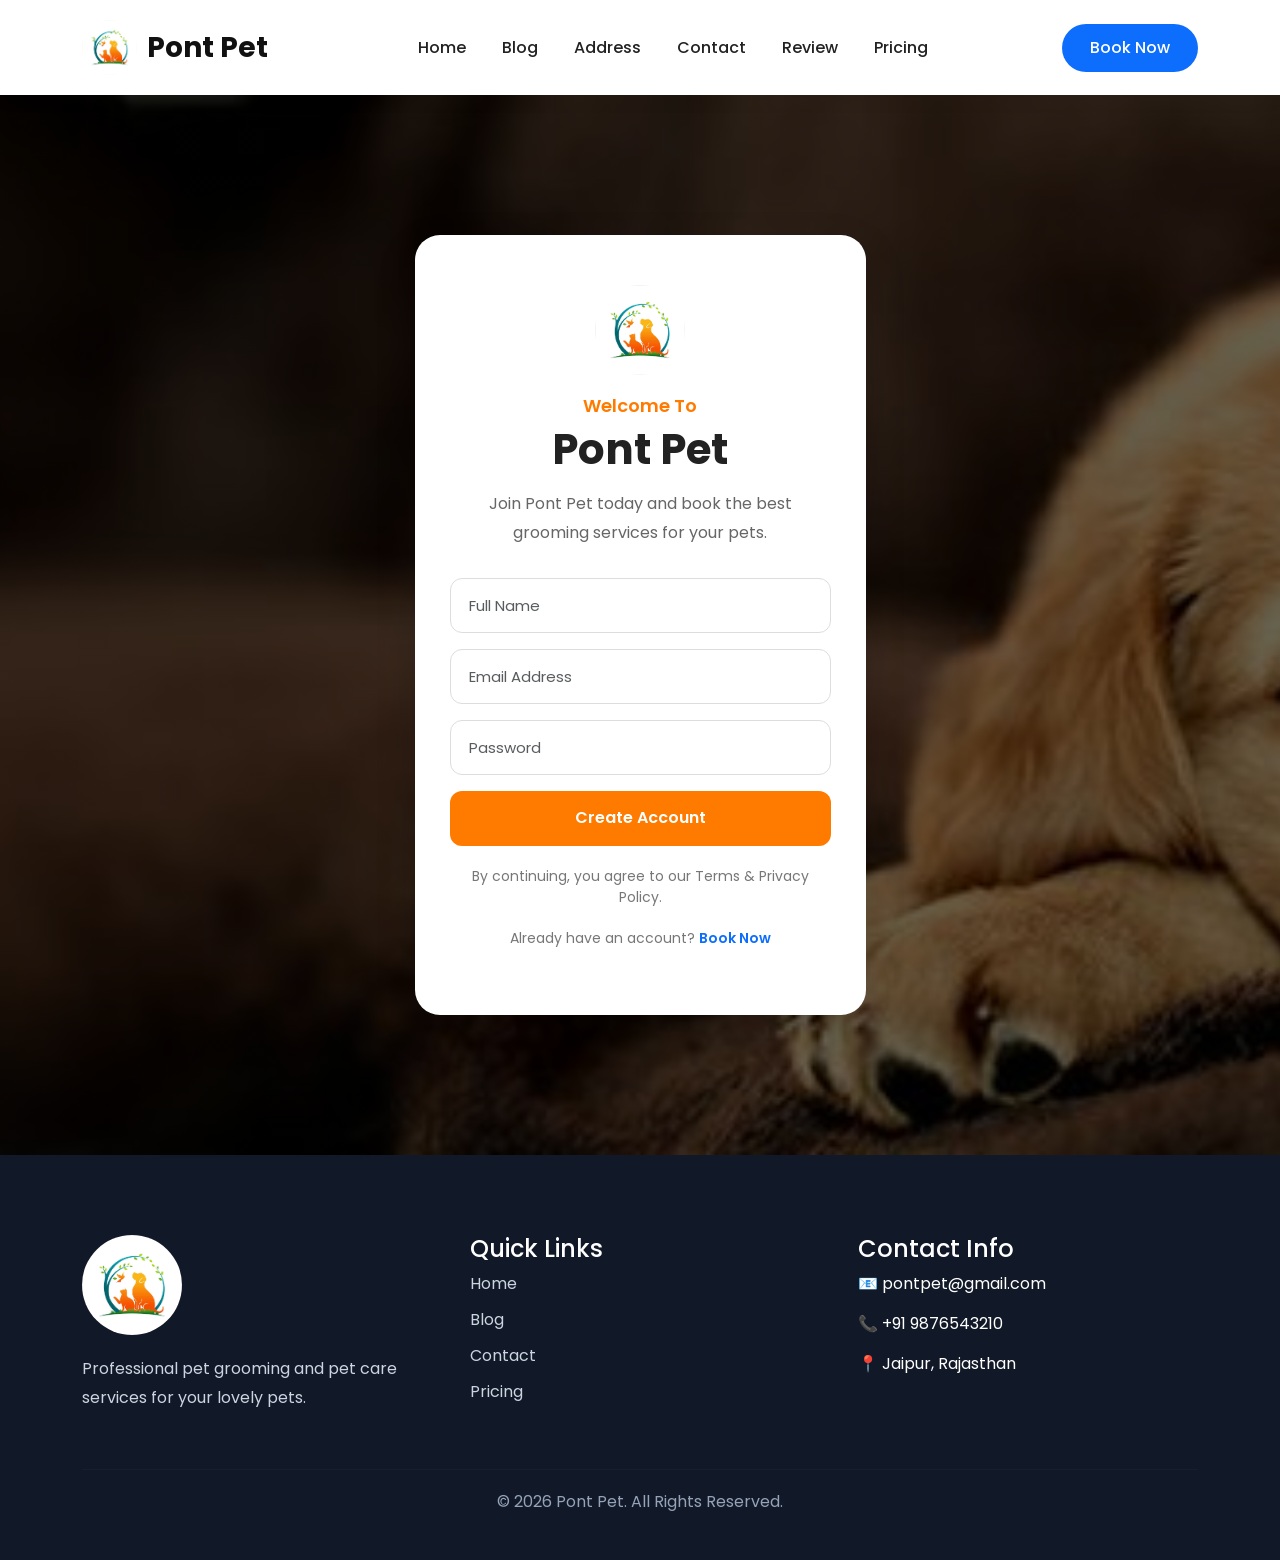
<file: Book.html>
<!DOCTYPE html>
<html lang="en">

<head>

    <meta charset="UTF-8">

    <meta name="viewport"
          content="width=device-width, initial-scale=1.0">

    <meta name="description"
          content="Pont Pet Book Now Page">

    <title>Pont Pet | Book Now</title>

    <!-- Bootstrap CSS -->

    <link href="https://cdn.jsdelivr.net/npm/bootstrap@5.3.8/dist/css/bootstrap.min.css"
          rel="stylesheet">

    <!-- Google Font -->

    <link rel="preconnect"
          href="https://fonts.googleapis.com">

    <link rel="preconnect"
          href="https://fonts.gstatic.com"
          crossorigin>

    <link href="https://fonts.googleapis.com/css2?family=Poppins:wght@300;400;500;600;700&display=swap"
          rel="stylesheet">

    <!-- CSS -->

    <link rel="stylesheet"
          href="css/style.css">

</head>

<body>

<!-- ================= NAVBAR ================= -->

<nav class="navbar navbar-expand-lg custom-navbar sticky-top">

    <div class="container">

        <!-- LOGO -->

        <a class="navbar-brand"
           href="index.html">

            <img src="images/animal-pet-logo-template-vector.jpg"
                 alt="logo">

            <span>
                Pont Pet
            </span>

        </a>

        <!-- TOGGLE -->

        <button class="navbar-toggler"
                type="button"
                data-bs-toggle="collapse"
                data-bs-target="#navbarContent">

            <span class="navbar-toggler-icon"></span>

        </button>

        <!-- MENU -->

        <div class="collapse navbar-collapse"
             id="navbarContent">

            <ul class="navbar-nav mx-auto">

                <li class="nav-item">

                    <a class="nav-link"
                       href="index.html">
                        Home
                    </a>

                </li>

                <li class="nav-item">

                    <a class="nav-link"
                       href="Blog.html">
                        Blog
                    </a>

                </li>

                <li class="nav-item">

                    <a class="nav-link"
                       href="Address.html">
                        Address
                    </a>

                </li>

                <li class="nav-item">

                    <a class="nav-link"
                       href="Contact.html">
                        Contact
                    </a>

                </li>

                <li class="nav-item">

                    <a class="nav-link"
                       href="Review.html">
                        Review
                    </a>

                </li>

                <li class="nav-item">

                    <a class="nav-link"
                       href="Pricing.html">
                        Pricing
                    </a>

                </li>

            </ul>

            <!-- BUTTON -->

            <a href="Book.html"
               class="nav-btn active-btn">
                Book Now
            </a>

        </div>

    </div>

</nav>

<!-- ================= SIGNUP HERO ================= -->

<section class="signup-section">

    <div class="container">

        <div class="row justify-content-center align-items-center min-vh-100">

            <div class="col-lg-5 col-md-8">

                <div class="signup-card">

                    <div class="signup-logo">

                        <img src="images/animal-pet-logo-template-vector.jpg"
                             alt="logo">

                    </div>

                    <h5 class="signup-subtitle">
                        Welcome To
                    </h5>

                    <h1 class="signup-title">
                        Pont Pet
                    </h1>

                    <p class="signup-text">

                        Join Pont Pet today and book the
                        best grooming services for your pets.

                    </p>

                    <!-- FORM -->

                    <form id="signupForm">

                        <div class="mb-3">

                            <input type="text"
                                   class="form-control custom-input"
                                   placeholder="Full Name"
                                   required>

                        </div>

                        <div class="mb-3">

                            <input type="email"
                                   class="form-control custom-input"
                                   placeholder="Email Address"
                                   required>

                        </div>

                        <div class="mb-3">

                            <input type="password"
                                   class="form-control custom-input"
                                   placeholder="Password"
                                   required>

                        </div>

                        <button type="submit"
                                class="signup-btn">

                            Create Account

                        </button>

                    </form>

                    <p class="signup-bottom-text">

                        By continuing, you agree to our
                        Terms & Privacy Policy.

                    </p>

                    <p class="signup-bottom-text">

                        Already have an account?
                        <a href="#">
                            Book Now
                        </a>

                    </p>

                </div>

            </div>

        </div>

    </div>

</section>

<!-- ================= FOOTER ================= -->

<footer class="footer-section">

    <div class="container">

        <div class="row g-5">

            <div class="col-lg-4">

                <img src="images/animal-pet-logo-template-vector.jpg"
                     alt="logo"
                     class="footer-logo">

                <p class="footer-text">

                    Professional pet grooming and pet care
                    services for your lovely pets.

                </p>

            </div>

            <div class="col-lg-4">

                <h4 class="footer-title">
                    Quick Links
                </h4>

                <ul class="footer-links">

                    <li>
                        <a href="index.html">
                            Home
                        </a>
                    </li>

                    <li>
                        <a href="Blog.html">
                            Blog
                        </a>
                    </li>

                    <li>
                        <a href="Contact.html">
                            Contact
                        </a>
                    </li>

                    <li>
                        <a href="Pricing.html">
                            Pricing
                        </a>
                    </li>

                </ul>

            </div>

            <div class="col-lg-4">

                <h4 class="footer-title">
                    Contact Info
                </h4>

                <p class="footer-contact">
                    📧 pontpet@gmail.com
                </p>

                <p class="footer-contact">
                    📞 +91 9876543210
                </p>

                <p class="footer-contact">
                    📍 Jaipur, Rajasthan
                </p>

            </div>

        </div>

        <hr class="footer-line">

        <div class="text-center">

            <p class="copyright">

                © 2026 Pont Pet. All Rights Reserved.

            </p>

        </div>

    </div>

</footer>

<!-- Bootstrap JS -->

<script src="https://cdn.jsdelivr.net/npm/bootstrap@5.3.8/dist/js/bootstrap.bundle.min.js"></script>

<!-- JS -->

<script src="js/script.js"></script>

</body>

</html>
</file>
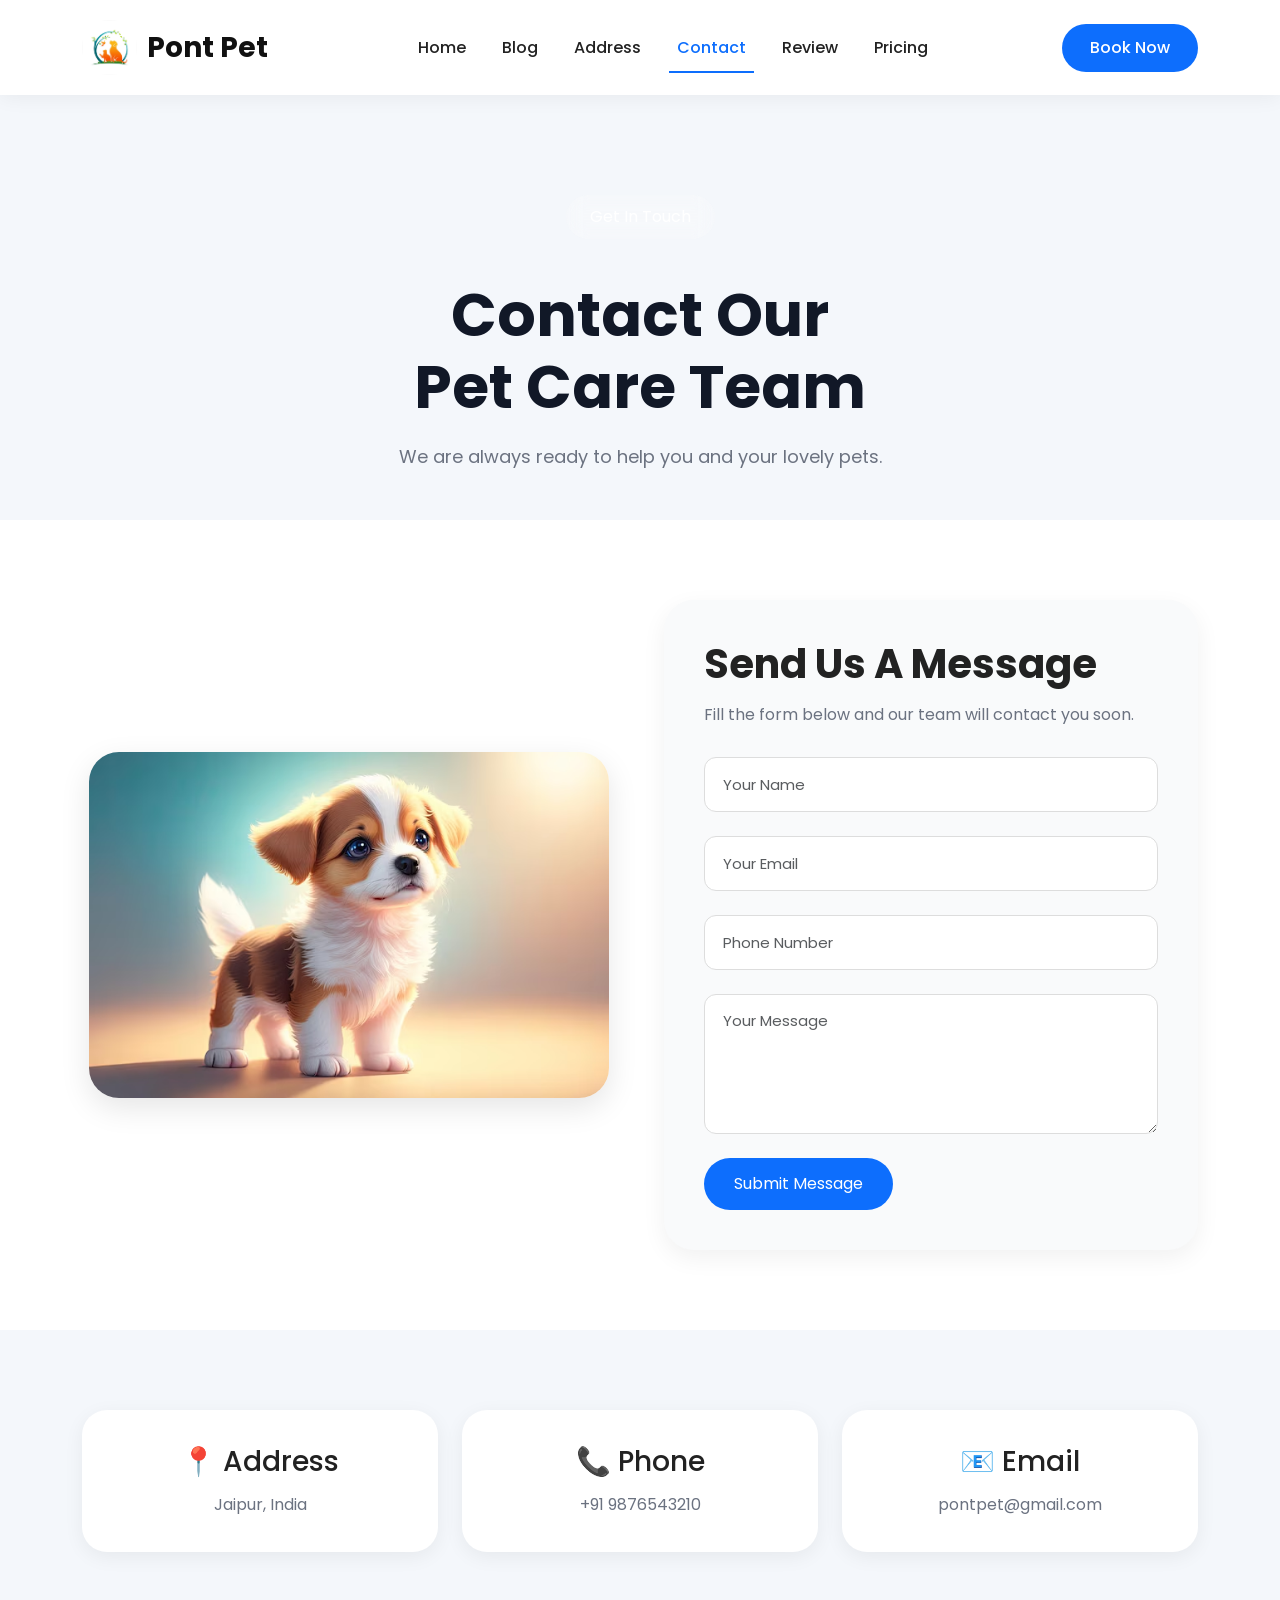
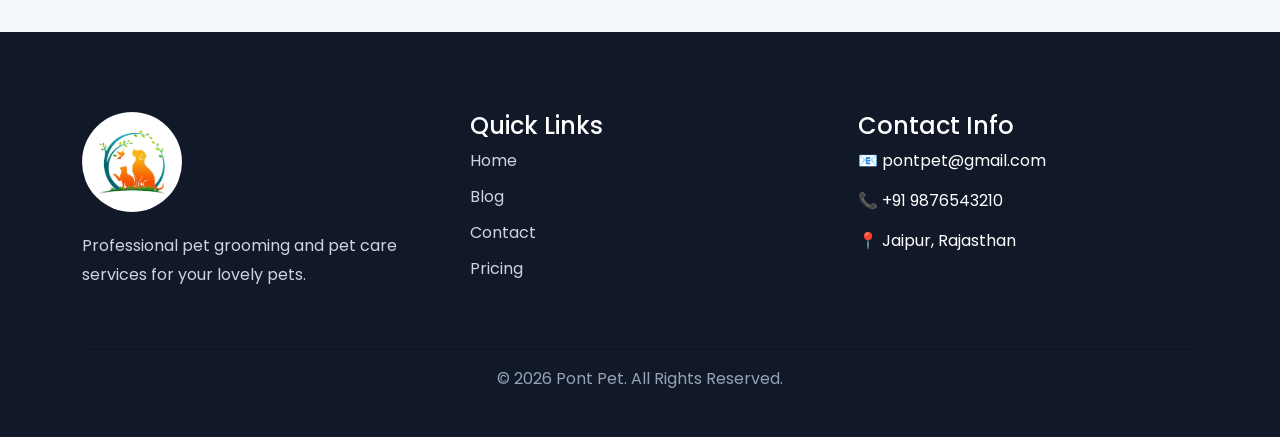
<file: Contact.html>
<!DOCTYPE html>
<html lang="en">

<head>

    <meta charset="UTF-8">

    <meta name="viewport"
          content="width=device-width, initial-scale=1.0">

    <meta name="description"
          content="Pont Pet Contact Page">

    <title>Pont Pet | Contact</title>

    <!-- Bootstrap CSS -->

    <link href="https://cdn.jsdelivr.net/npm/bootstrap@5.3.8/dist/css/bootstrap.min.css"
          rel="stylesheet">

    <!-- Google Font -->

    <link rel="preconnect"
          href="https://fonts.googleapis.com">

    <link rel="preconnect"
          href="https://fonts.gstatic.com"
          crossorigin>

    <link href="https://fonts.googleapis.com/css2?family=Poppins:wght@300;400;500;600;700&display=swap"
          rel="stylesheet">

    <!-- CSS -->

    <link rel="stylesheet"
          href="css/style.css">

</head>

<body>

<!-- ================= NAVBAR ================= -->

<nav class="navbar navbar-expand-lg custom-navbar sticky-top">

    <div class="container">

        <!-- LOGO -->

        <a class="navbar-brand"
           href="index.html">

            <img src="images/animal-pet-logo-template-vector.jpg"
                 alt="logo">

            <span>
                Pont Pet
            </span>

        </a>

        <!-- TOGGLE -->

        <button class="navbar-toggler"
                type="button"
                data-bs-toggle="collapse"
                data-bs-target="#navbarContent">

            <span class="navbar-toggler-icon"></span>

        </button>

        <!-- MENU -->

        <div class="collapse navbar-collapse"
             id="navbarContent">

            <ul class="navbar-nav mx-auto">

                <li class="nav-item">

                    <a class="nav-link"
                       href="index.html">
                        Home
                    </a>

                </li>

                <li class="nav-item">

                    <a class="nav-link"
                       href="Blog.html">
                        Blog
                    </a>

                </li>

                <li class="nav-item">

                    <a class="nav-link"
                       href="Address.html">
                        Address
                    </a>

                </li>

                <li class="nav-item">

                    <a class="nav-link active"
                       href="Contact.html">
                        Contact
                    </a>

                </li>

                <li class="nav-item">

                    <a class="nav-link"
                       href="Review.html">
                        Review
                    </a>

                </li>

                <li class="nav-item">

                    <a class="nav-link"
                       href="Pricing.html">
                        Pricing
                    </a>

                </li>

            </ul>

            <!-- BUTTON -->

            <a href="Book.html"
               class="nav-btn">
                Book Now
            </a>

        </div>

    </div>

</nav>

<!-- ================= CONTACT HERO ================= -->

<section class="contact-hero">

    <div class="container">

        <div class="text-center contact-heading">

            <span class="hero-tag">
                Get In Touch
            </span>

            <h1>
                Contact Our <br>
                Pet Care Team
            </h1>

            <p>
                We are always ready to help you and your lovely pets.
            </p>

        </div>

    </div>

</section>

<!-- ================= CONTACT SECTION ================= -->

<section class="contact-section">

    <div class="container">

        <div class="row align-items-center g-5">

            <!-- LEFT -->

            <div class="col-lg-6">

                <div class="contact-image-box">

                    <img src="images/little-cute-puppy-dog-pastel-background-ai-generative_955712-3431.avif"
                         alt="contact"
                         class="contact-img">

                </div>

            </div>

            <!-- RIGHT -->

            <div class="col-lg-6">

                <div class="contact-form-box">

                    <h2>
                        Send Us A Message
                    </h2>

                    <p>
                        Fill the form below and our team
                        will contact you soon.
                    </p>

                    <form>

                        <div class="mb-4">

                            <input type="text"
                                   class="form-control custom-input"
                                   placeholder="Your Name"
                                   required>

                        </div>

                        <div class="mb-4">

                            <input type="email"
                                   class="form-control custom-input"
                                   placeholder="Your Email"
                                   required>

                        </div>

                        <div class="mb-4">

                            <input type="text"
                                   class="form-control custom-input"
                                   placeholder="Phone Number">

                        </div>

                        <div class="mb-4">

                            <textarea class="form-control custom-input"
                                      rows="5"
                                      placeholder="Your Message"></textarea>

                        </div>

                        <button type="submit"
                                class="hero-btn border-0">

                            Submit Message

                        </button>

                    </form>

                </div>

            </div>

        </div>

    </div>

</section>

<!-- ================= CONTACT INFO ================= -->

<section class="contact-info-section">

    <div class="container">

        <div class="row g-4">

            <div class="col-md-4">

                <div class="contact-info-card">

                    <h3>
                        📍 Address
                    </h3>

                    <p>
                        Jaipur, India
                    </p>

                </div>

            </div>

            <div class="col-md-4">

                <div class="contact-info-card">

                    <h3>
                        📞 Phone
                    </h3>

                    <p>
                        +91 9876543210
                    </p>

                </div>

            </div>

            <div class="col-md-4">

                <div class="contact-info-card">

                    <h3>
                        📧 Email
                    </h3>

                    <p>
                        pontpet@gmail.com
                    </p>

                </div>

            </div>

        </div>

    </div>

</section>

<!-- ================= FOOTER ================= -->
<footer class="footer-section">

    <div class="container">

        <div class="row g-5">

            <div class="col-lg-4">

                <img src="images/animal-pet-logo-template-vector.jpg"
                     alt="logo"
                     class="footer-logo">

                <p class="footer-text">

                    Professional pet grooming and pet care
                    services for your lovely pets.

                </p>

            </div>

            <div class="col-lg-4">

                <h4 class="footer-title">
                    Quick Links
                </h4>

                <ul class="footer-links">

                    <li>
                        <a href="index.html">
                            Home
                        </a>
                    </li>

                    <li>
                        <a href="Blog.html">
                            Blog
                        </a>
                    </li>

                    <li>
                        <a href="Contact.html">
                            Contact
                        </a>
                    </li>

                    <li>
                        <a href="Pricing.html">
                            Pricing
                        </a>
                    </li>

                </ul>

            </div>

            <div class="col-lg-4">

                <h4 class="footer-title">
                    Contact Info
                </h4>

                <p class="footer-contact">
                    📧 pontpet@gmail.com
                </p>

                <p class="footer-contact">
                    📞 +91 9876543210
                </p>

                <p class="footer-contact">
                    📍 Jaipur, Rajasthan
                </p>

            </div>

        </div>

        <hr class="footer-line">

        <div class="text-center">

            <p class="copyright">

                © 2026 Pont Pet. All Rights Reserved.

            </p>

        </div>

    </div>

</footer>

<!-- Bootstrap JS -->

<script src="https://cdn.jsdelivr.net/npm/bootstrap@5.3.8/dist/js/bootstrap.bundle.min.js"></script>

<!-- JS -->

<script src="js/script.js"></script>

</body>

</html>
</file>
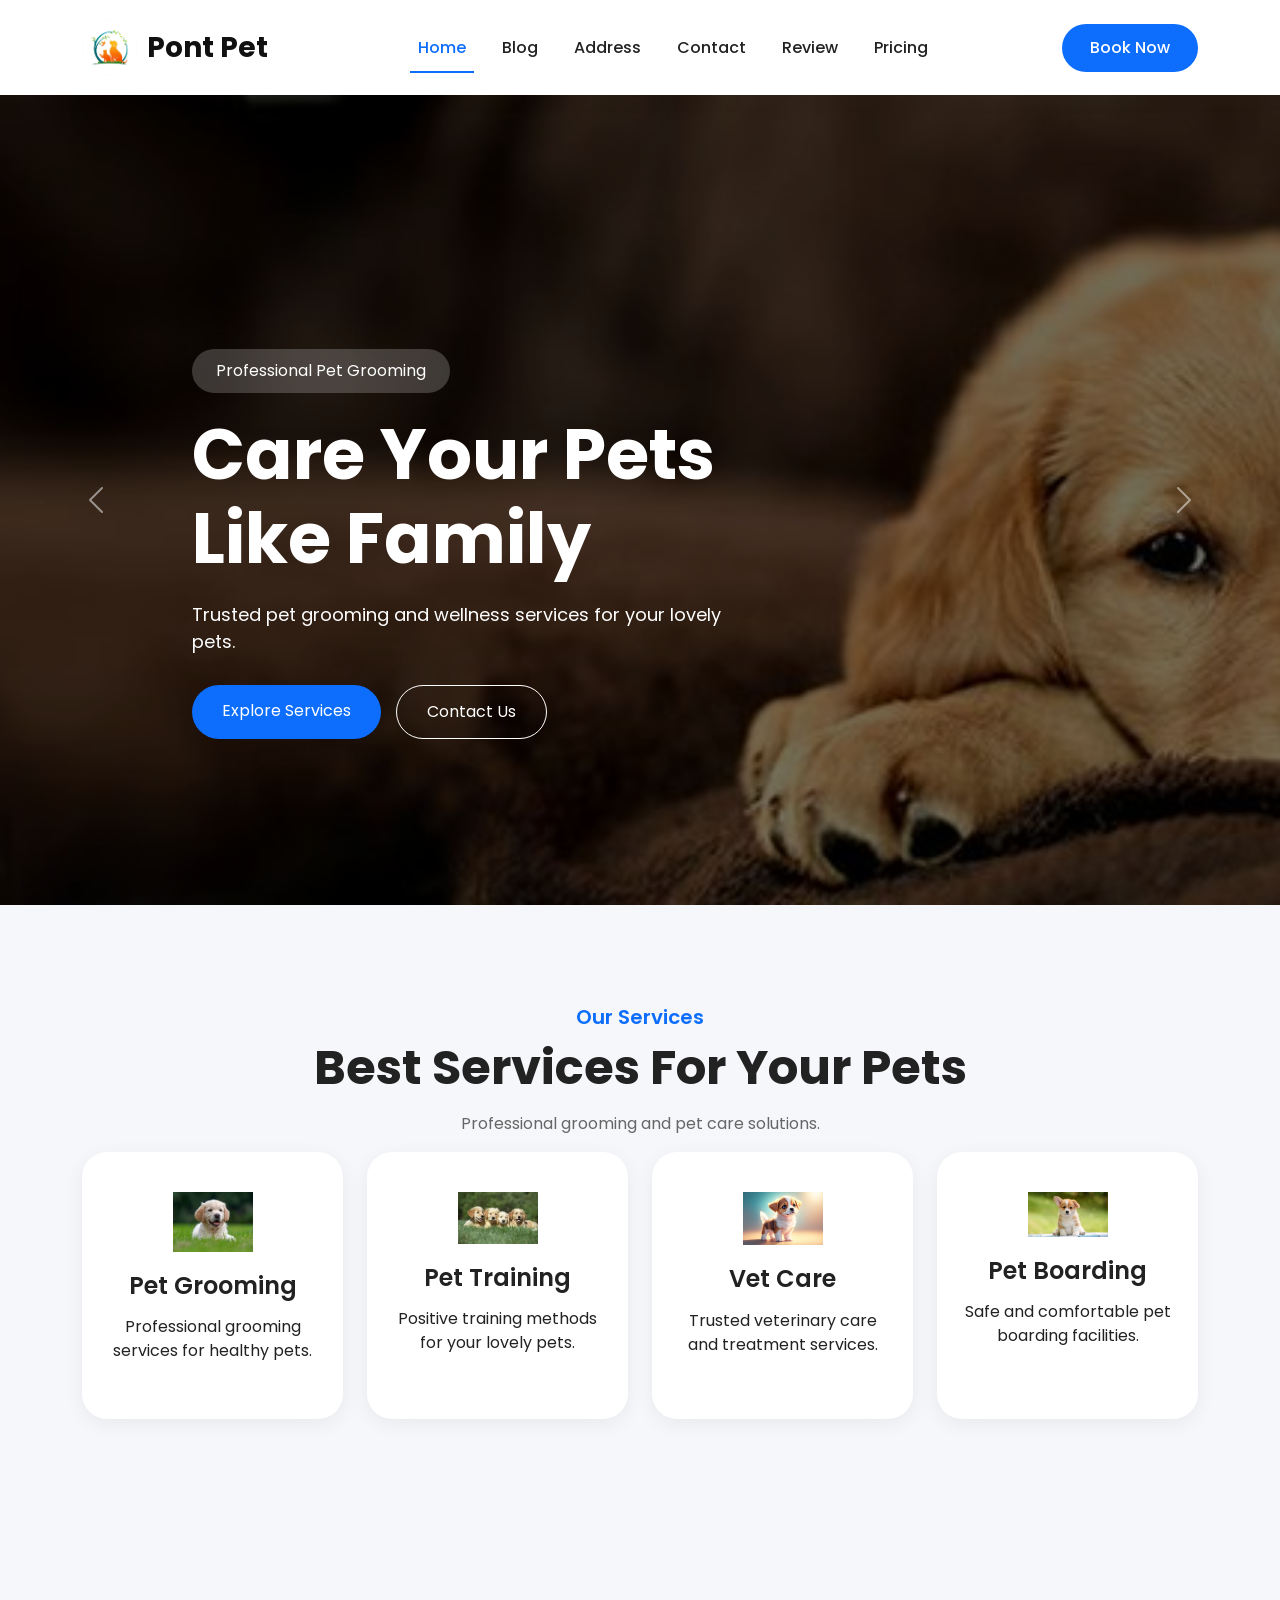
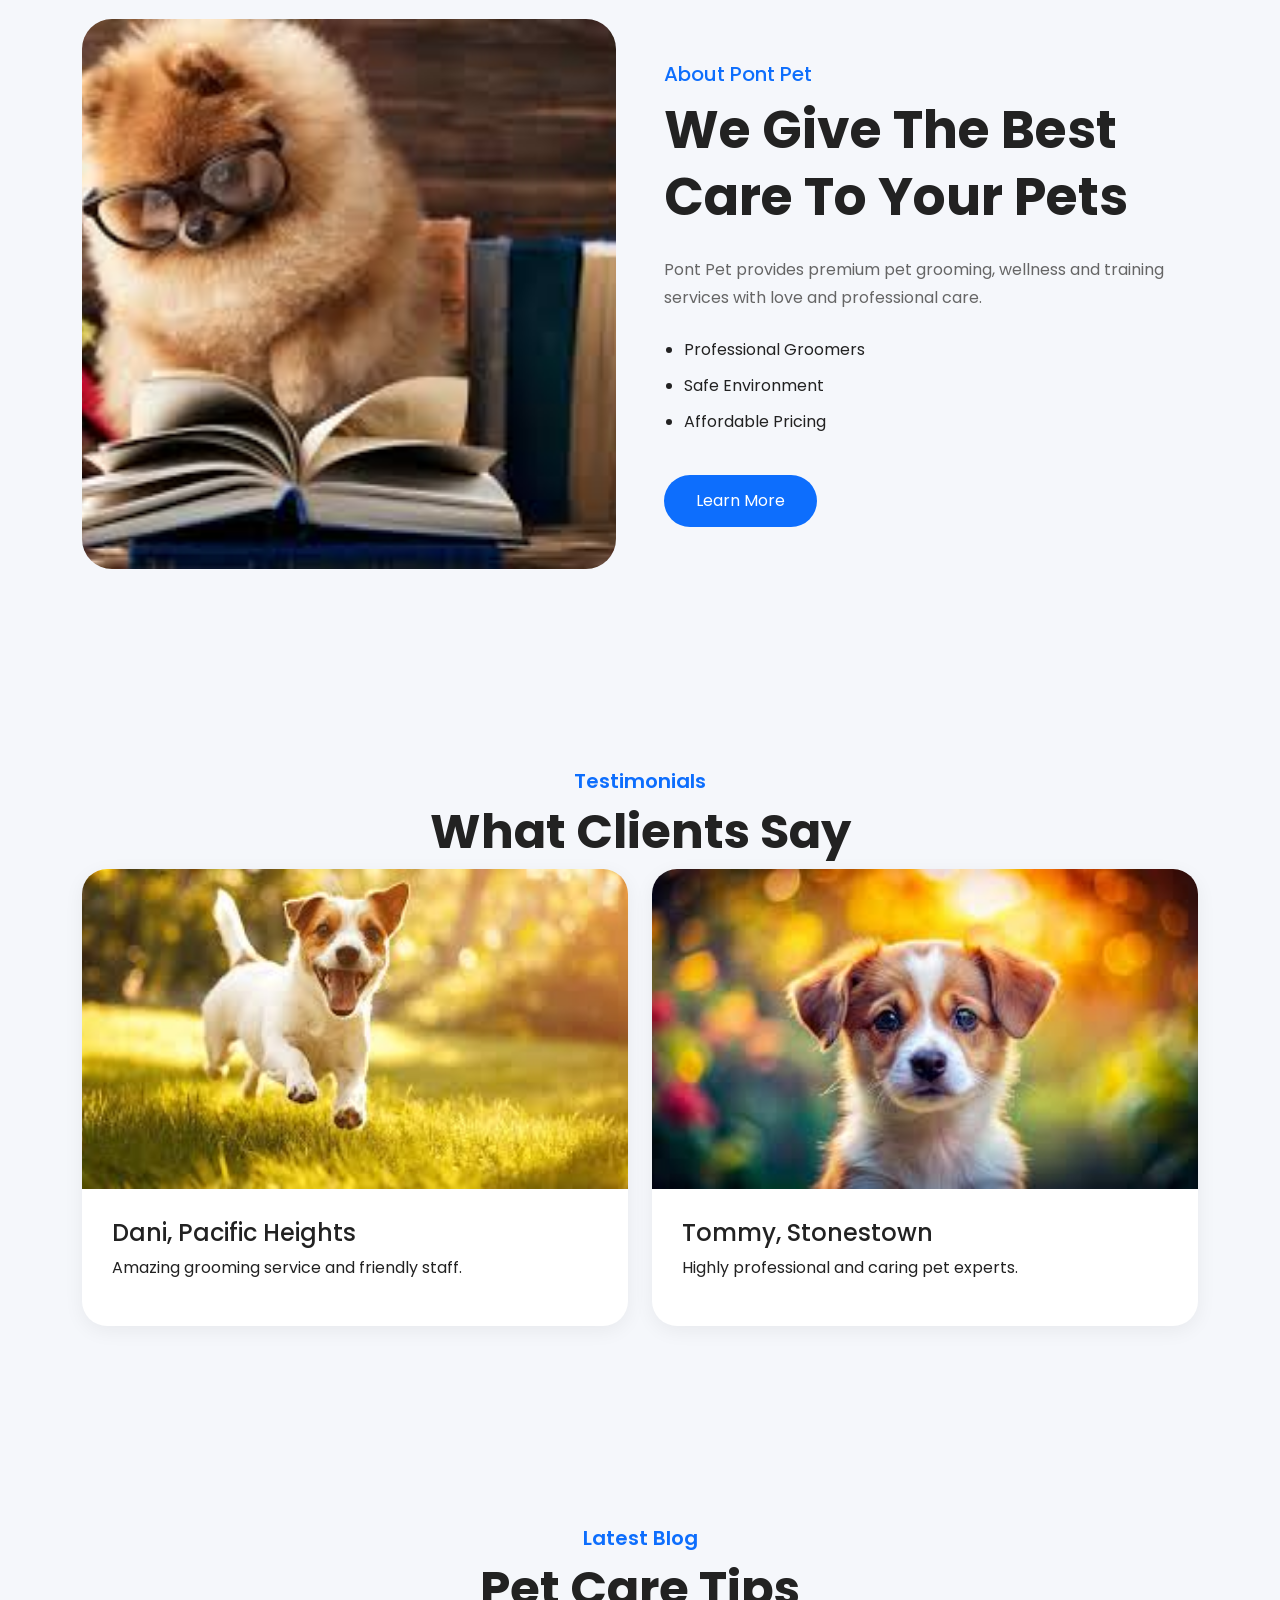
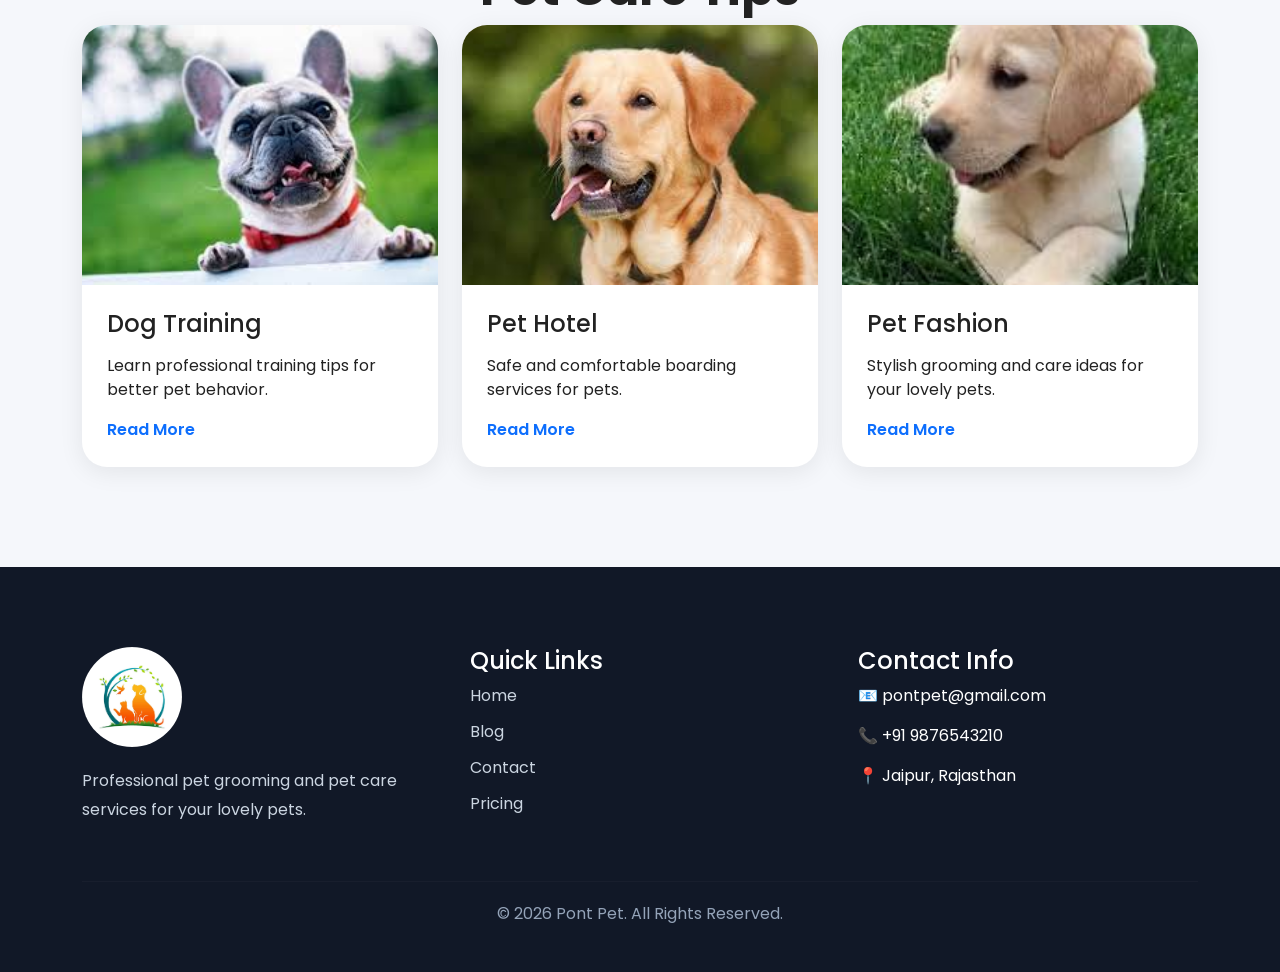
<file: LinkPage.html>
<!DOCTYPE html>
<html lang="en">

<head>

    <meta charset="UTF-8">

    <meta name="viewport"
          content="width=device-width, initial-scale=1.0">

    <meta name="description"
          content="Professional Pet Grooming Website">

    <title>Pont Pet | Pet Grooming</title>

    <!-- Bootstrap CSS -->

    <link href="https://cdn.jsdelivr.net/npm/bootstrap@5.3.8/dist/css/bootstrap.min.css"
          rel="stylesheet">

    <!-- Google Font -->

    <link rel="preconnect"
          href="https://fonts.googleapis.com">

    <link rel="preconnect"
          href="https://fonts.gstatic.com"
          crossorigin>

    <link href="https://fonts.googleapis.com/css2?family=Poppins:wght@300;400;500;600;700&display=swap"
          rel="stylesheet">

    <!-- CSS -->

    <link rel="stylesheet"
          href="css/style.css">

</head>

<body>


<!-- ================= NAVBAR ================= -->

<nav class="navbar navbar-expand-lg custom-navbar sticky-top">

    <div class="container">

        <!-- LOGO -->

        <a class="navbar-brand"
           href="LinkPage.html">

            <img src="images/animal-pet-logo-template-vector.jpg"
                 alt="logo">

            <span>Pont Pet</span>

        </a>

        <!-- TOGGLE -->

        <button class="navbar-toggler"
                type="button"
                data-bs-toggle="collapse"
                data-bs-target="#navbarContent">

            <span class="navbar-toggler-icon"></span>

        </button>

        <!-- MENU -->

        <div class="collapse navbar-collapse"
             id="navbarContent">

            <ul class="navbar-nav mx-auto">

                <li class="nav-item">
                    <a class="nav-link active"
                       href="LinkPage.html">
                        Home
                    </a>
                </li>

                <li class="nav-item">
                    <a class="nav-link"
                       href="Blog.html">
                        Blog
                    </a>
                </li>

                <li class="nav-item">
                    <a class="nav-link"
                       href="Address.html">
                        Address
                    </a>
                </li>

                <li class="nav-item">
                    <a class="nav-link"
                       href="Contact.html">
                        Contact
                    </a>
                </li>

                <li class="nav-item">
                    <a class="nav-link"
                       href="Review.html">
                        Review
                    </a>
                </li>

                <li class="nav-item">
                    <a class="nav-link"
                       href="Pricing.html">
                        Pricing
                    </a>
                </li>

            </ul>

            <!-- BUTTON -->

            <a href="Book.html"
               class="nav-btn">
                Book Now
            </a>

        </div>

    </div>

</nav>

<!-- ================= HERO ================= -->

<section class="hero-section">

    <div id="heroCarousel"
         class="carousel slide carousel-fade"
         data-bs-ride="carousel">

        <div class="carousel-inner">

            <!-- SLIDE 1 -->

            <div class="carousel-item active">

                <img src="images/f2e25fa89ad3e970aeb994db60a81303.jpg"
                     class="d-block w-100 hero-image"
                     alt="pet">

                <div class="hero-overlay"></div>

                <div class="carousel-caption hero-content">

                    <span class="hero-tag">
                        Professional Pet Grooming
                    </span>

                    <h1>
                        Care Your Pets <br>
                        Like Family
                    </h1>

                    <p>
                        Trusted pet grooming and wellness services
                        for your lovely pets.
                    </p>

                    <div class="hero-buttons">

                        <a href="#services"
                           class="hero-btn">
                            Explore Services
                        </a>

                        <a href="Contact.html"
                           class="hero-btn-outline">
                            Contact Us
                        </a>

                    </div>

                </div>

            </div>

            <!-- SLIDE 2 -->

            <div class="carousel-item">

                <img src="images/GettyImages-598175960-cute-dog-headshot.jpg"
                     class="d-block w-100 hero-image"
                     alt="dog">

                <div class="hero-overlay"></div>

                <div class="carousel-caption hero-content">

                    <span class="hero-tag">
                        Trusted Pet Experts
                    </span>

                    <h1>
                        Happy Pets <br>
                        Healthy Life
                    </h1>

                    <p>
                        We provide premium pet grooming,
                        training and boarding services.
                    </p>

                    <div class="hero-buttons">

                        <a href="#services"
                           class="hero-btn">
                            Our Services
                        </a>

                    </div>

                </div>

            </div>

        </div>

        <!-- CONTROLS -->

        <button class="carousel-control-prev"
                type="button"
                data-bs-target="#heroCarousel"
                data-bs-slide="prev">

            <span class="carousel-control-prev-icon"></span>

        </button>

        <button class="carousel-control-next"
                type="button"
                data-bs-target="#heroCarousel"
                data-bs-slide="next">

            <span class="carousel-control-next-icon"></span>

        </button>

    </div>

</section>

<!-- ================= SERVICES ================= -->

<section class="services-section"
         id="services">

    <div class="container">

        <div class="section-heading text-center">

            <h5>Our Services</h5>

            <h2>
                Best Services For Your Pets
            </h2>

            <p>
                Professional grooming and pet care solutions.
            </p>

        </div>

        <div class="row g-4">

            <div class="col-md-6 col-lg-3">

                <div class="service-card text-center">

                    <img src="images/dog6.jpeg"
                         alt="service">

                    <h4>Pet Grooming</h4>

                    <p>
                        Professional grooming services
                        for healthy pets.
                    </p>

                </div>

            </div>

            <div class="col-md-6 col-lg-3">

                <div class="service-card text-center">

                    <img src="images/dog8.jpeg"
                         alt="service">

                    <h4>Pet Training</h4>

                    <p>
                        Positive training methods for
                        your lovely pets.
                    </p>

                </div>

            </div>

            <div class="col-md-6 col-lg-3">

                <div class="service-card text-center">

                    <img src="images/little-cute-puppy-dog-pastel-background-ai-generative_955712-3431.avif"
                         alt="service">

                    <h4>Vet Care</h4>

                    <p>
                        Trusted veterinary care and
                        treatment services.
                    </p>

                </div>

            </div>

            <div class="col-md-6 col-lg-3">

                <div class="service-card text-center">

                    <img src="images/corgi-puppy-happy-5120x2880-13252.jpg"
                         alt="service">

                    <h4>Pet Boarding</h4>

                    <p>
                        Safe and comfortable pet
                        boarding facilities.
                    </p>

                </div>

            </div>

        </div>

    </div>

</section>

<!-- ================= ABOUT ================= -->

<section class="about-section">

    <div class="container">

        <div class="row align-items-center g-5">

            <div class="col-lg-6">

                <img src="images/images (1).jpeg"
                     alt="pet"
                     class="img-fluid about-img">

            </div>

            <div class="col-lg-6">

                <div class="about-content">

                    <h5>About Pont Pet</h5>

                    <h2>
                        We Give The Best Care
                        To Your Pets
                    </h2>

                    <p>
                        Pont Pet provides premium pet grooming,
                        wellness and training services with love
                        and professional care.
                    </p>

                    <ul>

                        <li>Professional Groomers</li>

                        <li>Safe Environment</li>

                        <li>Affordable Pricing</li>

                    </ul>

                    <a href="Blog.html"
                       class="about-btn">
                        Learn More
                    </a>

                </div>

            </div>

        </div>

    </div>

</section>

<!-- ================= TESTIMONIAL ================= -->

<section class="testimonial-section">

    <div class="container">

        <div class="section-heading text-center">

            <h5>Testimonials</h5>

            <h2>What Clients Say</h2>

        </div>

        <div class="row g-4">

            <div class="col-lg-6">

                <div class="testimonial-card">

                    <img src="images/dog1.jpeg"
                         alt="client">

                    <div class="testimonial-content">

                        <h4>Dani, Pacific Heights</h4>

                        <p>
                            Amazing grooming service and friendly staff.
                        </p>

                    </div>

                </div>

            </div>

            <div class="col-lg-6">

                <div class="testimonial-card">

                    <img src="images/dog2.jpeg"
                         alt="client">

                    <div class="testimonial-content">

                        <h4>Tommy, Stonestown</h4>

                        <p>
                            Highly professional and caring pet experts.
                        </p>

                    </div>

                </div>

            </div>

        </div>

    </div>

</section>

<!-- ================= BLOG ================= -->

<section class="blog-section">

    <div class="container">

        <div class="section-heading text-center">

            <h5>Latest Blog</h5>

            <h2>Pet Care Tips</h2>

        </div>

        <div class="row g-4">

            <div class="col-md-4">

                <div class="blog-card">

                    <img src="images/images.jpeg"
                         alt="blog">

                    <div class="blog-content">

                        <h4>Dog Training</h4>

                        <p>
                            Learn professional training tips
                            for better pet behavior.
                        </p>

                        <a href="Blog.html">
                            Read More
                        </a>

                    </div>

                </div>

            </div>

            <div class="col-md-4">

                <div class="blog-card">

                    <img src="images/dog3.jpeg"
                         alt="blog">

                    <div class="blog-content">

                        <h4>Pet Hotel</h4>

                        <p>
                            Safe and comfortable boarding
                            services for pets.
                        </p>

                        <a href="Blog.html">
                            Read More
                        </a>

                    </div>

                </div>

            </div>

            <div class="col-md-4">

                <div class="blog-card">

                    <img src="images/dog4.jpeg"
                         alt="blog">

                    <div class="blog-content">

                        <h4>Pet Fashion</h4>

                        <p>
                            Stylish grooming and care ideas
                            for your lovely pets.
                        </p>

                        <a href="Blog.html">
                            Read More
                        </a>

                    </div>

                </div>

            </div>

        </div>

    </div>

</section>

<!-- ================= FOOTER ================= -->

<footer class="footer-section">

    <div class="container">

        <div class="row g-5">

            <div class="col-lg-4">

                <img src="images/animal-pet-logo-template-vector.jpg"
                     alt="logo"
                     class="footer-logo">

                <p class="footer-text">

                    Professional pet grooming and pet care
                    services for your lovely pets.

                </p>

            </div>

            <div class="col-lg-4">

                <h4 class="footer-title">
                    Quick Links
                </h4>

                <ul class="footer-links">

                    <li>
                        <a href="index.html">
                            Home
                        </a>
                    </li>

                    <li>
                        <a href="Blog.html">
                            Blog
                        </a>
                    </li>

                    <li>
                        <a href="Contact.html">
                            Contact
                        </a>
                    </li>

                    <li>
                        <a href="Pricing.html">
                            Pricing
                        </a>
                    </li>

                </ul>

            </div>

            <div class="col-lg-4">

                <h4 class="footer-title">
                    Contact Info
                </h4>

                <p class="footer-contact">
                    📧 pontpet@gmail.com
                </p>

                <p class="footer-contact">
                    📞 +91 9876543210
                </p>

                <p class="footer-contact">
                    📍 Jaipur, Rajasthan
                </p>

            </div>

        </div>

        <hr class="footer-line">

        <div class="text-center">

            <p class="copyright">

                © 2026 Pont Pet. All Rights Reserved.

            </p>

        </div>

    </div>

</footer>

<!-- Bootstrap JS -->

<script src="https://cdn.jsdelivr.net/npm/bootstrap@5.3.8/dist/js/bootstrap.bundle.min.js"></script>

<!-- JS -->

<script src="js/script.js"></script>

</body>

</html>
</file>
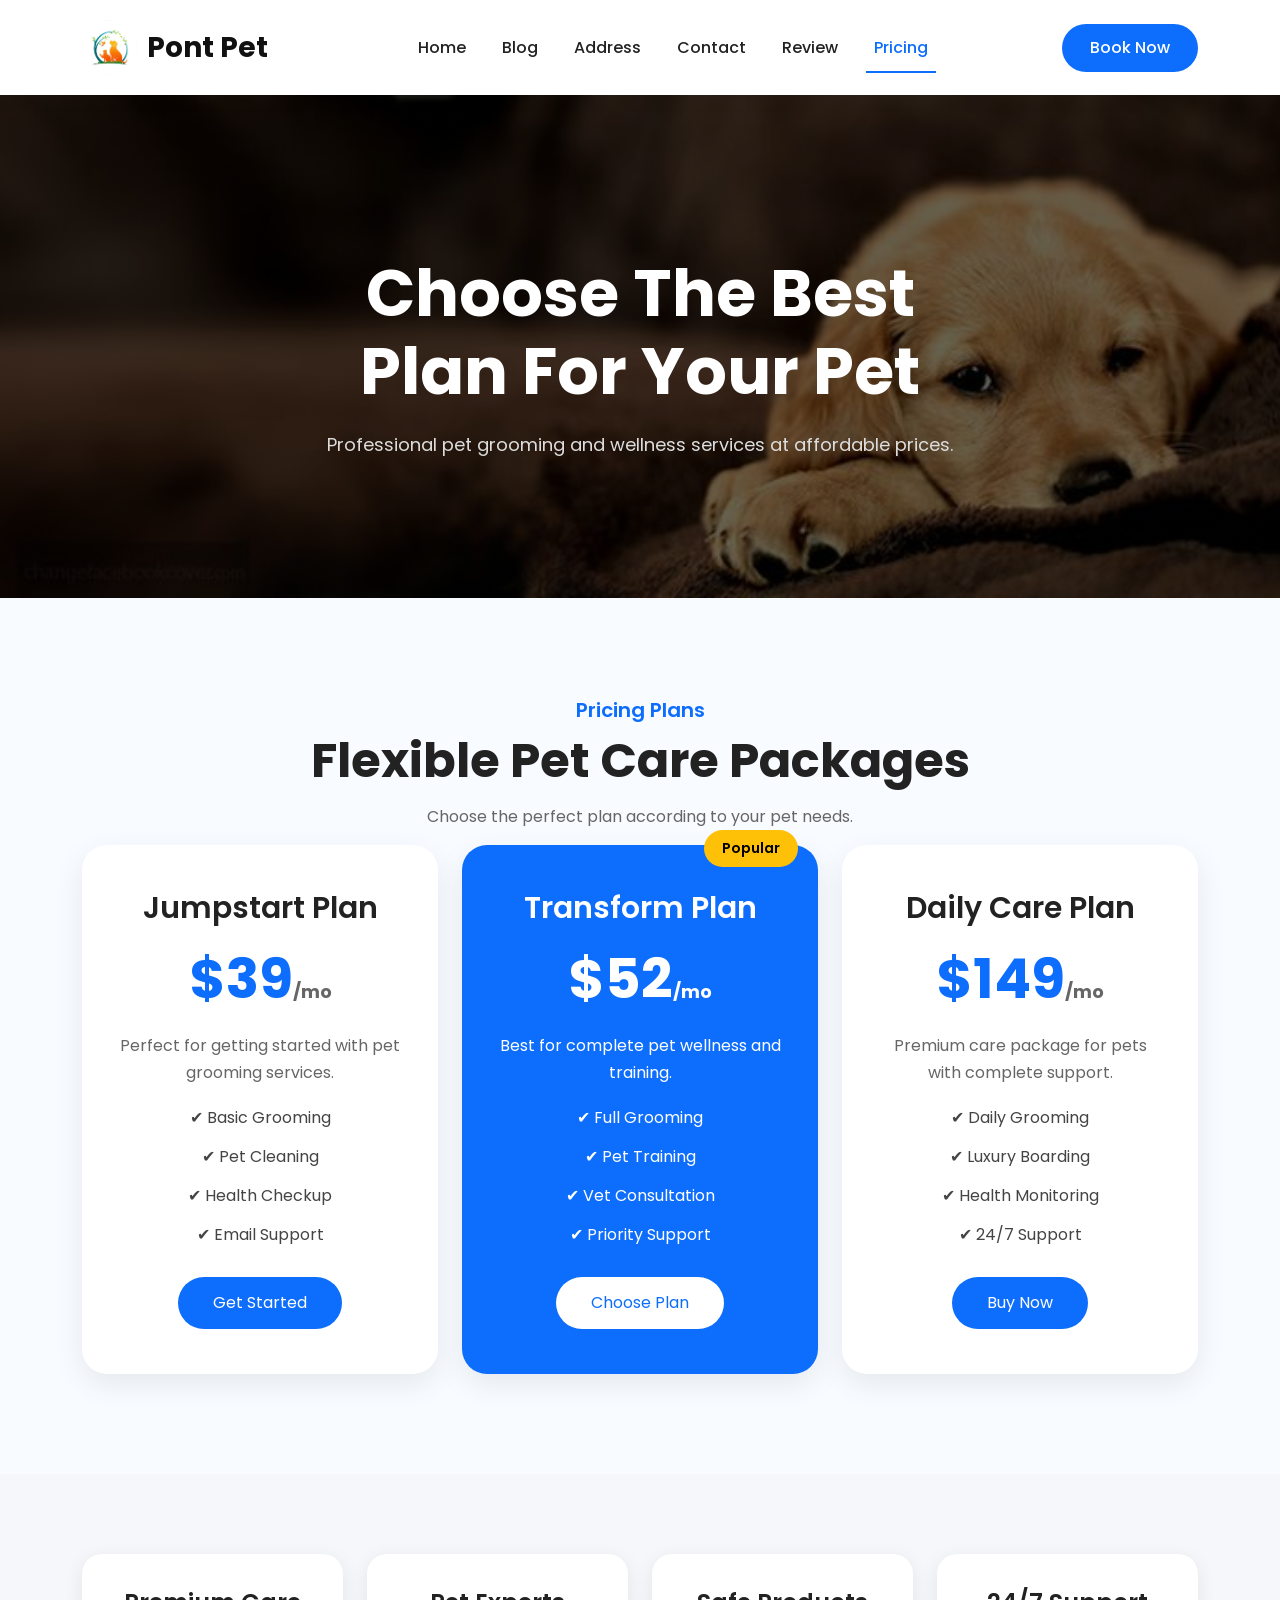
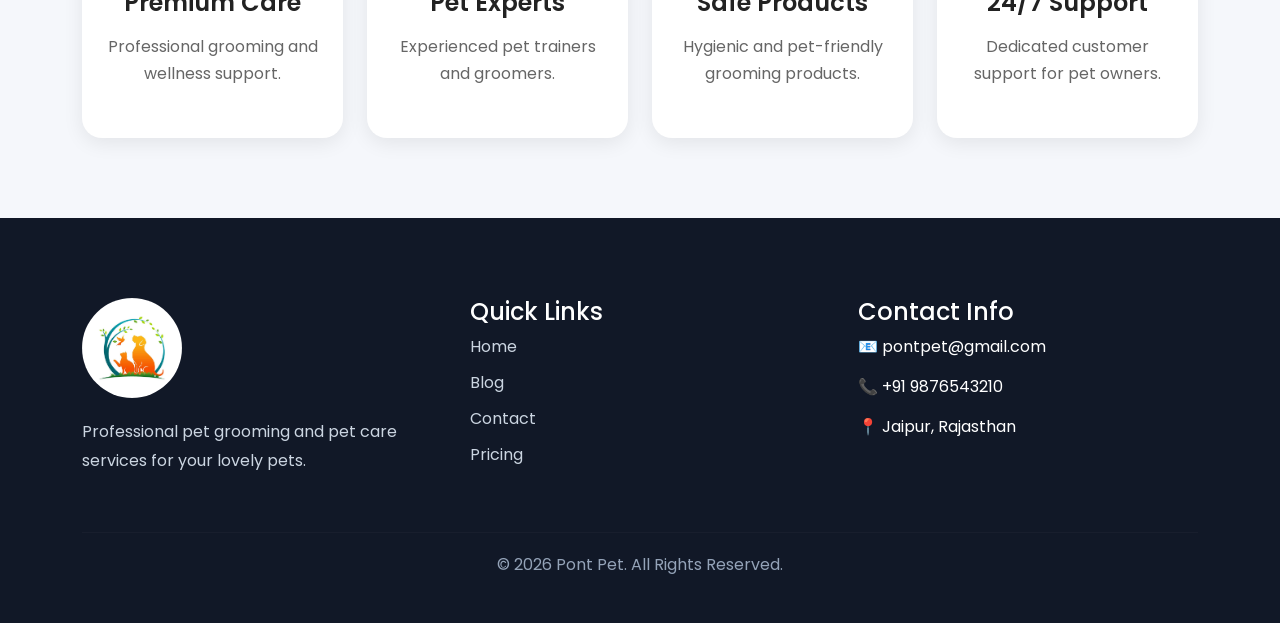
<file: Pricing.html>
<!DOCTYPE html>
<html lang="en">

<head>

    <meta charset="UTF-8">

    <meta name="viewport"
          content="width=device-width, initial-scale=1.0">

    <meta name="description"
          content="Pont Pet Pricing Plans">

    <title>Pont Pet | Pricing</title>

    <!-- Bootstrap CSS -->

    <link href="https://cdn.jsdelivr.net/npm/bootstrap@5.3.8/dist/css/bootstrap.min.css"
          rel="stylesheet">

    <!-- Google Font -->

    <link rel="preconnect"
          href="https://fonts.googleapis.com">

    <link rel="preconnect"
          href="https://fonts.gstatic.com"
          crossorigin>

    <link href="https://fonts.googleapis.com/css2?family=Poppins:wght@300;400;500;600;700&display=swap"
          rel="stylesheet">

    <!-- Custom CSS -->

    <link rel="stylesheet"
          href="css/style.css">

</head>

<body>

<!-- ================= NAVBAR ================= -->

<nav class="navbar navbar-expand-lg custom-navbar sticky-top">

    <div class="container">

        <!-- LOGO -->

        <a class="navbar-brand"
           href="index.html">

            <img src="images/animal-pet-logo-template-vector.jpg"
                 alt="logo">

            <span>
                Pont Pet
            </span>

        </a>

        <!-- TOGGLE -->

        <button class="navbar-toggler"
                type="button"
                data-bs-toggle="collapse"
                data-bs-target="#navbarContent">

            <span class="navbar-toggler-icon"></span>

        </button>

        <!-- MENU -->

        <div class="collapse navbar-collapse"
             id="navbarContent">

            <ul class="navbar-nav mx-auto">

                <li class="nav-item">
                    <a class="nav-link"
                       href="index.html">
                        Home
                    </a>
                </li>

                <li class="nav-item">
                    <a class="nav-link"
                       href="Blog.html">
                        Blog
                    </a>
                </li>

                <li class="nav-item">
                    <a class="nav-link"
                       href="Address.html">
                        Address
                    </a>
                </li>

                <li class="nav-item">
                    <a class="nav-link"
                       href="Contact.html">
                        Contact
                    </a>
                </li>

                <li class="nav-item">
                    <a class="nav-link"
                       href="Review.html">
                        Review
                    </a>
                </li>

                <li class="nav-item">
                    <a class="nav-link active"
                       href="Pricing.html">
                        Pricing
                    </a>
                </li>

            </ul>

            <!-- BUTTON -->

            <a href="Book.html"
               class="nav-btn">
                Book Now
            </a>

        </div>

    </div>

</nav>

<!-- ================= HERO ================= -->

<section class="pricing-hero">

    <div class="container">

        <div class="pricing-hero-content">

           

            <h1>
                Choose The Best <br>
                Plan For Your Pet
            </h1>

            <p>
                Professional pet grooming and wellness
                services at affordable prices.
            </p>

        </div>

    </div>

</section>

<!-- ================= PRICING SECTION ================= -->

<section class="pricing-section">

    <div class="container">

        <div class="section-heading text-center">

            <h5>
                Pricing Plans
            </h5>

            <h2>
                Flexible Pet Care Packages
            </h2>

            <p>
                Choose the perfect plan according to your pet needs.
            </p>

        </div>

        <div class="row g-4">

            <!-- CARD 1 -->

            <div class="col-lg-4 col-md-6">

                <div class="pricing-card">

                    <h3>
                        Jumpstart Plan
                    </h3>

                    <h2>
                        $39<span>/mo</span>
                    </h2>

                    <p>
                        Perfect for getting started with pet grooming services.
                    </p>

                    <ul>

                        <li>
                            ✔ Basic Grooming
                        </li>

                        <li>
                            ✔ Pet Cleaning
                        </li>

                        <li>
                            ✔ Health Checkup
                        </li>

                        <li>
                            ✔ Email Support
                        </li>

                    </ul>

                    <a href="Book.html"
                       class="pricing-btn">

                        Get Started

                    </a>

                </div>

            </div>

            <!-- CARD 2 -->

            <div class="col-lg-4 col-md-6">

                <div class="pricing-card active-plan">

                    <div class="popular-badge">
                        Popular
                    </div>

                    <h3>
                        Transform Plan
                    </h3>

                    <h2>
                        $52<span>/mo</span>
                    </h2>

                    <p>
                        Best for complete pet wellness and training.
                    </p>

                    <ul>

                        <li>
                            ✔ Full Grooming
                        </li>

                        <li>
                            ✔ Pet Training
                        </li>

                        <li>
                            ✔ Vet Consultation
                        </li>

                        <li>
                            ✔ Priority Support
                        </li>

                    </ul>

                    <a href="Book.html"
                       class="pricing-btn">

                        Choose Plan

                    </a>

                </div>

            </div>

            <!-- CARD 3 -->

            <div class="col-lg-4 col-md-6 mx-auto">

                <div class="pricing-card">

                    <h3>
                        Daily Care Plan
                    </h3>

                    <h2>
                        $149<span>/mo</span>
                    </h2>

                    <p>
                        Premium care package for pets with complete support.
                    </p>

                    <ul>

                        <li>
                            ✔ Daily Grooming
                        </li>

                        <li>
                            ✔ Luxury Boarding
                        </li>

                        <li>
                            ✔ Health Monitoring
                        </li>

                        <li>
                            ✔ 24/7 Support
                        </li>

                    </ul>

                    <a href="Book.html"
                       class="pricing-btn">

                        Buy Now

                    </a>

                </div>

            </div>

        </div>

    </div>

</section>

<!-- ================= FEATURES ================= -->

<section class="pricing-features">

    <div class="container">

        <div class="row g-4">

            <div class="col-lg-3 col-md-6">

                <div class="feature-box">

                    <h4>
                        Premium Care
                    </h4>

                    <p>
                        Professional grooming and wellness support.
                    </p>

                </div>

            </div>

            <div class="col-lg-3 col-md-6">

                <div class="feature-box">

                    <h4>
                        Pet Experts
                    </h4>

                    <p>
                        Experienced pet trainers and groomers.
                    </p>

                </div>

            </div>

            <div class="col-lg-3 col-md-6">

                <div class="feature-box">

                    <h4>
                        Safe Products
                    </h4>

                    <p>
                        Hygienic and pet-friendly grooming products.
                    </p>

                </div>

            </div>

            <div class="col-lg-3 col-md-6">

                <div class="feature-box">

                    <h4>
                        24/7 Support
                    </h4>

                    <p>
                        Dedicated customer support for pet owners.
                    </p>

                </div>

            </div>

        </div>

    </div>

</section>

<!-- ================= FOOTER ================= -->

<footer class="footer-section">

    <div class="container">

        <div class="row g-5">

            <div class="col-lg-4">

                <img src="images/animal-pet-logo-template-vector.jpg"
                     alt="logo"
                     class="footer-logo">

                <p class="footer-text">

                    Professional pet grooming and pet care
                    services for your lovely pets.

                </p>

            </div>

            <div class="col-lg-4">

                <h4 class="footer-title">
                    Quick Links
                </h4>

                <ul class="footer-links">

                    <li>
                        <a href="index.html">
                            Home
                        </a>
                    </li>

                    <li>
                        <a href="Blog.html">
                            Blog
                        </a>
                    </li>

                    <li>
                        <a href="Contact.html">
                            Contact
                        </a>
                    </li>

                    <li>
                        <a href="Pricing.html">
                            Pricing
                        </a>
                    </li>

                </ul>

            </div>

            <div class="col-lg-4">

                <h4 class="footer-title">
                    Contact Info
                </h4>

                <p class="footer-contact">
                    📧 pontpet@gmail.com
                </p>

                <p class="footer-contact">
                    📞 +91 9876543210
                </p>

                <p class="footer-contact">
                    📍 Jaipur, Rajasthan
                </p>

            </div>

        </div>

        <hr class="footer-line">

        <div class="text-center">

            <p class="copyright">

                © 2026 Pont Pet. All Rights Reserved.

            </p>

        </div>

    </div>

</footer>

<!-- Bootstrap JS -->

<script src="https://cdn.jsdelivr.net/npm/bootstrap@5.3.8/dist/js/bootstrap.bundle.min.js"></script>

<!-- JS -->

<script src="js/script.js"></script>

</body>

</html>
</file>
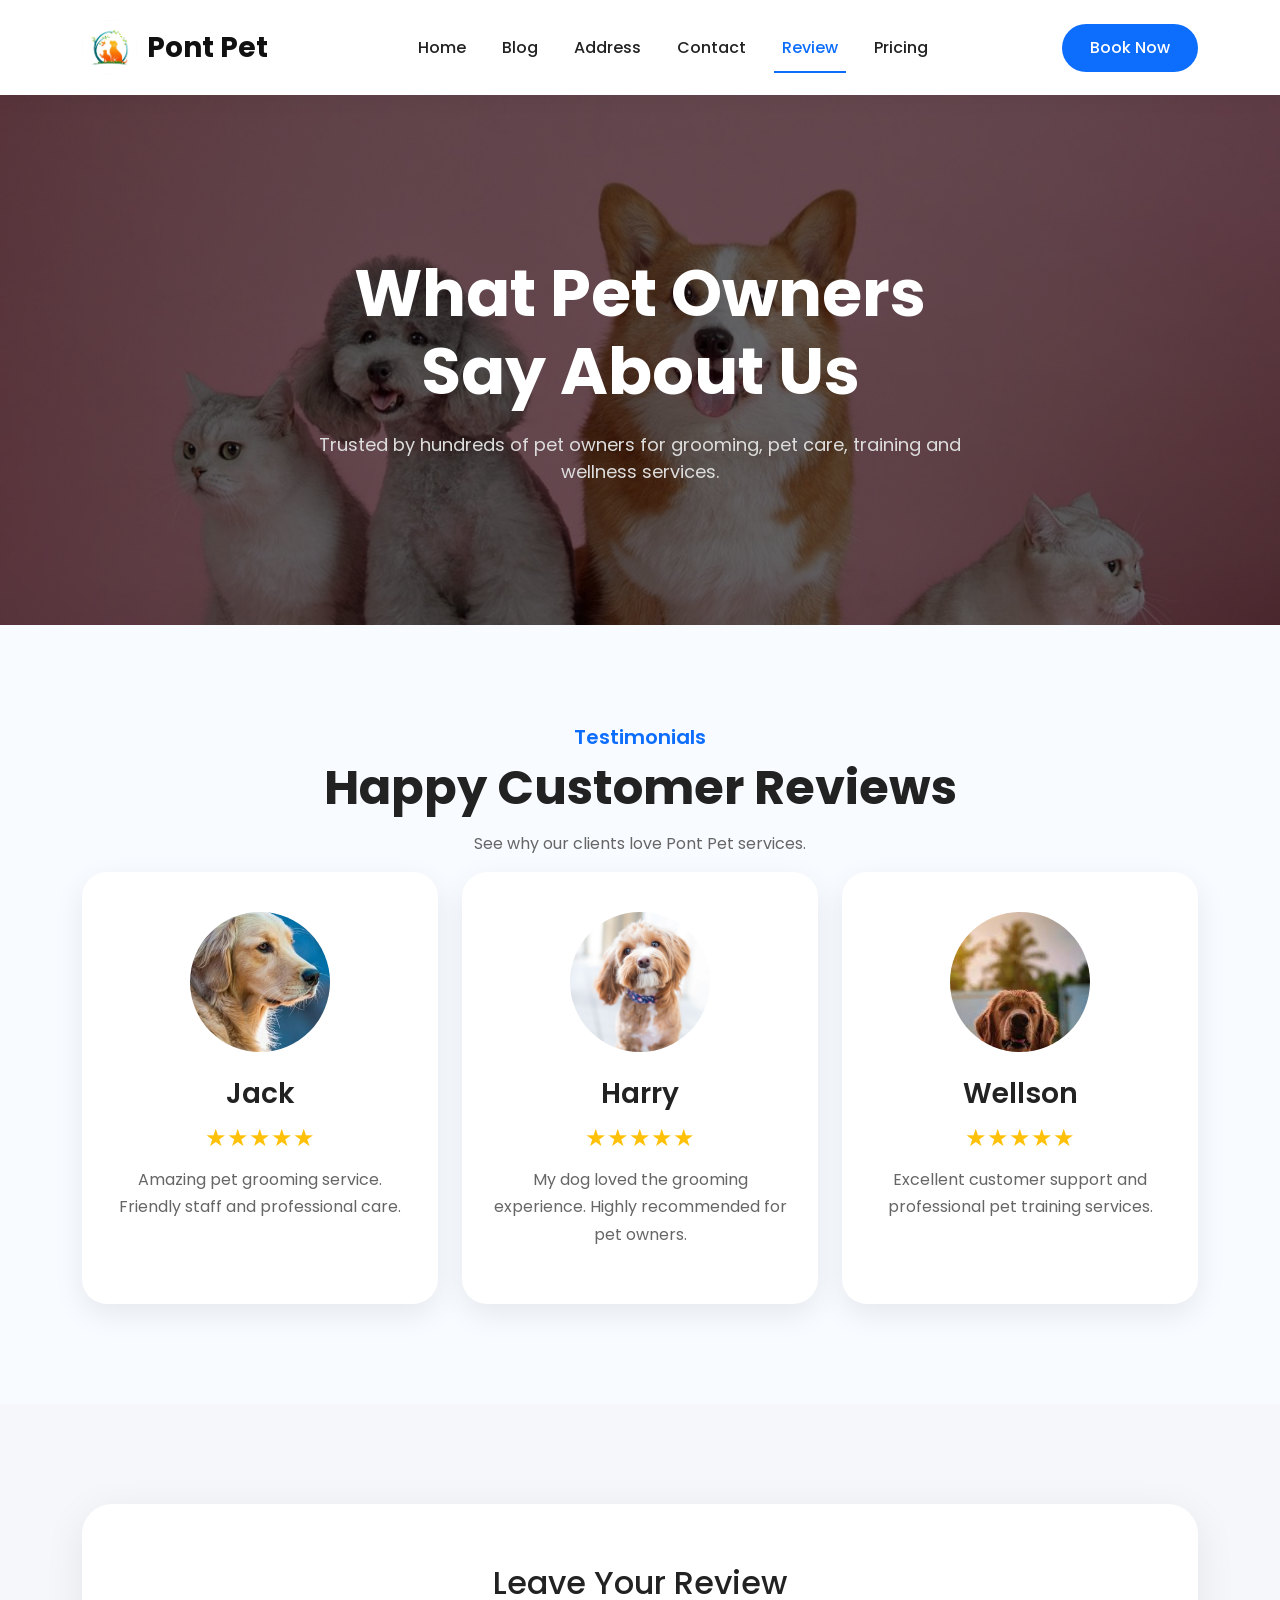
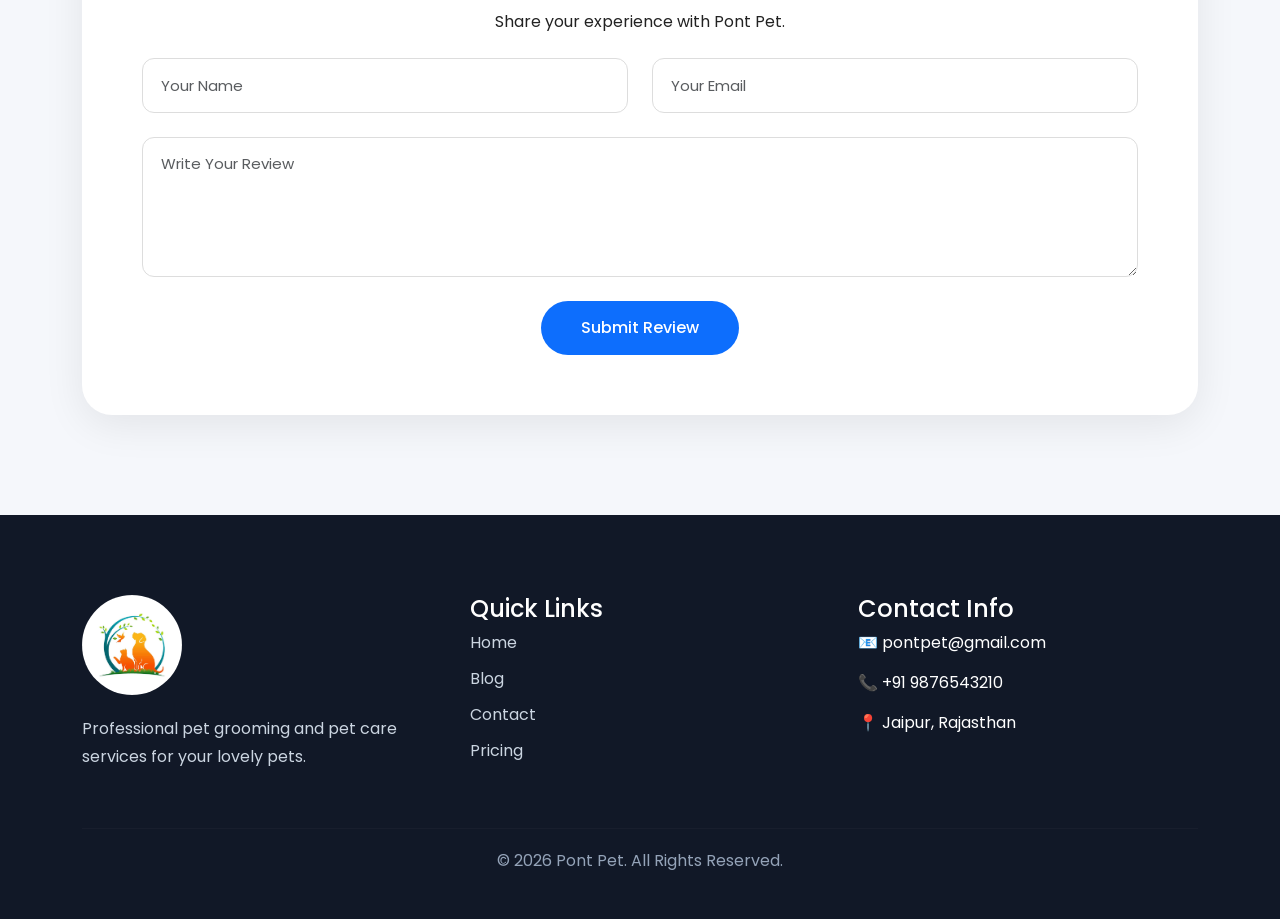
<file: Review.html>
<!DOCTYPE html>
<html lang="en">

<head>

    <meta charset="UTF-8">

    <meta name="viewport"
          content="width=device-width, initial-scale=1.0">

    <meta name="description"
          content="Pont Pet Review Page">

    <title>Pont Pet | Reviews</title>

    <!-- Bootstrap CSS -->

    <link href="https://cdn.jsdelivr.net/npm/bootstrap@5.3.8/dist/css/bootstrap.min.css"
          rel="stylesheet">

    <!-- Google Font -->

    <link rel="preconnect"
          href="https://fonts.googleapis.com">

    <link rel="preconnect"
          href="https://fonts.gstatic.com"
          crossorigin>

    <link href="https://fonts.googleapis.com/css2?family=Poppins:wght@300;400;500;600;700&display=swap"
          rel="stylesheet">

    <!-- CSS -->

    <link rel="stylesheet"
          href="css/style.css">

</head>

<body>

<!-- ================= NAVBAR ================= -->

<nav class="navbar navbar-expand-lg custom-navbar sticky-top">

    <div class="container">

        <!-- LOGO -->

        <a class="navbar-brand"
           href="index.html">

            <img src="images/animal-pet-logo-template-vector.jpg"
                 alt="logo">

            <span>
                Pont Pet
            </span>

        </a>

        <!-- TOGGLE -->

        <button class="navbar-toggler"
                type="button"
                data-bs-toggle="collapse"
                data-bs-target="#navbarContent">

            <span class="navbar-toggler-icon"></span>

        </button>

        <!-- MENU -->

        <div class="collapse navbar-collapse"
             id="navbarContent">

            <ul class="navbar-nav mx-auto">

                <li class="nav-item">

                    <a class="nav-link"
                       href="index.html">
                        Home
                    </a>

                </li>

                <li class="nav-item">

                    <a class="nav-link"
                       href="Blog.html">
                        Blog
                    </a>

                </li>

                <li class="nav-item">

                    <a class="nav-link"
                       href="Address.html">
                        Address
                    </a>

                </li>

                <li class="nav-item">

                    <a class="nav-link"
                       href="Contact.html">
                        Contact
                    </a>

                </li>

                <li class="nav-item">

                    <a class="nav-link active"
                       href="Review.html">
                        Review
                    </a>

                </li>

                <li class="nav-item">

                    <a class="nav-link"
                       href="Pricing.html">
                        Pricing
                    </a>

                </li>

            </ul>

            <!-- BUTTON -->

            <a href="Book.html"
               class="nav-btn">
                Book Now
            </a>

        </div>

    </div>

</nav>

<!-- ================= HERO ================= -->

<section class="review-hero">

    <div class="container">

        <div class="review-hero-content">

            

            <h1>
                What Pet Owners <br>
                Say About Us
            </h1>

            <p>
                Trusted by hundreds of pet owners for grooming,
                pet care, training and wellness services.
            </p>

        </div>

    </div>

</section>

<!-- ================= REVIEW SECTION ================= -->

<section class="review-section">

    <div class="container">

        <div class="section-heading text-center">

            <h5>
                Testimonials
            </h5>

            <h2>
                Happy Customer Reviews
            </h2>

            <p>
                See why our clients love Pont Pet services.
            </p>

        </div>

        <div class="row g-4">

            <!-- CARD 1 -->

            <div class="col-md-4">

                <div class="review-card text-center">

                    <img src="images/b3d439339d4981abd86cc9b5d2f57f63.jpg"
                         alt="client">

                    <h3>
                        Jack
                    </h3>

                    <div class="review-stars">
                        ★★★★★
                    </div>

                    <p>
                        Amazing pet grooming service.
                        Friendly staff and professional care.
                    </p>

                </div>

            </div>

            <!-- CARD 2 -->

            <div class="col-md-4">

                <div class="review-card text-center">

                    <img src="images/GettyImages-598175960-cute-dog-headshot.jpg"
                         alt="client">

                    <h3>
                        Harry
                    </h3>

                    <div class="review-stars">
                        ★★★★★
                    </div>

                    <p>
                        My dog loved the grooming experience.
                        Highly recommended for pet owners.
                    </p>

                </div>

            </div>

            <!-- CARD 3 -->

            <div class="col-md-4">

                <div class="review-card text-center">

                    <img src="images/download.jpeg"
                         alt="client">

                    <h3>
                        Wellson
                    </h3>

                    <div class="review-stars">
                        ★★★★★
                    </div>

                    <p>
                        Excellent customer support and
                        professional pet training services.
                    </p>

                </div>

            </div>

        </div>

    </div>

</section>

<!-- ================= REVIEW FORM ================= -->

<section class="review-form-section">

    <div class="container">

        <div class="review-form-box">

            <div class="text-center mb-4">

                <h2>
                    Leave Your Review
                </h2>

                <p>
                    Share your experience with Pont Pet.
                </p>

            </div>

            <form id="reviewForm">

                <div class="row g-4">

                    <div class="col-md-6">

                        <input type="text"
                               class="form-control custom-input"
                               placeholder="Your Name"
                               required>

                    </div>

                    <div class="col-md-6">

                        <input type="email"
                               class="form-control custom-input"
                               placeholder="Your Email"
                               required>

                    </div>

                    <div class="col-12">

                        <textarea class="form-control custom-input"
                                  rows="5"
                                  placeholder="Write Your Review"
                                  required></textarea>

                    </div>

                </div>

                <div class="text-center mt-4">

                    <button type="submit"
                            class="submit-btn">

                        Submit Review

                    </button>

                </div>

            </form>

        </div>

    </div>

</section>

<!-- ================= FOOTER ================= -->

<footer class="footer-section">

    <div class="container">

        <div class="row g-5">

            <div class="col-lg-4">

                <img src="images/animal-pet-logo-template-vector.jpg"
                     alt="logo"
                     class="footer-logo">

                <p class="footer-text">

                    Professional pet grooming and pet care
                    services for your lovely pets.

                </p>

            </div>

            <div class="col-lg-4">

                <h4 class="footer-title">
                    Quick Links
                </h4>

                <ul class="footer-links">

                    <li>
                        <a href="index.html">
                            Home
                        </a>
                    </li>

                    <li>
                        <a href="Blog.html">
                            Blog
                        </a>
                    </li>

                    <li>
                        <a href="Contact.html">
                            Contact
                        </a>
                    </li>

                    <li>
                        <a href="Pricing.html">
                            Pricing
                        </a>
                    </li>

                </ul>

            </div>

            <div class="col-lg-4">

                <h4 class="footer-title">
                    Contact Info
                </h4>

                <p class="footer-contact">
                    📧 pontpet@gmail.com
                </p>

                <p class="footer-contact">
                    📞 +91 9876543210
                </p>

                <p class="footer-contact">
                    📍 Jaipur, Rajasthan
                </p>

            </div>

        </div>

        <hr class="footer-line">

        <div class="text-center">

            <p class="copyright">

                © 2026 Pont Pet. All Rights Reserved.

            </p>

        </div>

    </div>

</footer>
<!-- Bootstrap JS -->

<script src="https://cdn.jsdelivr.net/npm/bootstrap@5.3.8/dist/js/bootstrap.bundle.min.js"></script>

<!-- Custom JS -->

<script src="js/script.js"></script>

</body>

</html>
</file>
<file: css/style.css>
*{
    margin: 0;
    padding: 0;
    box-sizing: border-box;
}

body{
    font-family: 'Poppins', sans-serif;
    background: #f5f7fb;
    color: #222;
}

/* ================= NAVBAR ================= */

.custom-navbar{
    background: #fff;
    padding: 15px 0;
    box-shadow: 0 2px 20px rgba(0,0,0,0.06);
}

.navbar-brand{
    display: flex;
    align-items: center;
    gap: 10px;
    text-decoration: none;
    font-size: 28px;
    font-weight: 700;
    color: #111;
}

.navbar-brand img{
    width: 55px;
    height: 55px;
    object-fit: cover;
    border-radius: 50%;
}

.nav-link{
    color: #222 !important;
    margin: 0 10px;
    font-weight: 500;
    position: relative;
    transition: 0.3s;
}

.nav-link:hover,
.nav-link.active{
    color: #0d6efd !important;
}

.nav-link::after{
    content: "";
    position: absolute;
    left: 0;
    bottom: -5px;
    width: 0%;
    height: 2px;
    background: #0d6efd;
    transition: 0.3s;
}

.nav-link:hover::after,
.nav-link.active::after{
    width: 100%;
}

.nav-btn{
    background: #0d6efd;
    color: white;
    text-decoration: none;
    padding: 12px 28px;
    border-radius: 40px;
    font-weight: 500;
    transition: 0.3s;
}

.nav-btn:hover{
    background: #0b5ed7;
    color: white;
}

/* ================= HERO ================= */

.hero-section{
    position: relative;
}

.hero-image{
    height: 90vh;
    object-fit: cover;
}

.hero-overlay{
    position: absolute;
    inset: 0;
    background: rgba(0,0,0,0.55);
}

.hero-content{
    bottom: 18%;
    text-align: left;
}

.hero-tag{
    display: inline-block;
    background: rgba(255,255,255,0.2);
    padding: 10px 24px;
    border-radius: 40px;
    color: white;
    margin-bottom: 20px;
    backdrop-filter: blur(10px);
}

.hero-content h1{
    font-size: 70px;
    font-weight: 700;
    line-height: 1.2;
}

.hero-content p{
    max-width: 550px;
    font-size: 18px;
    margin-top: 20px;
}

.hero-buttons{
    display: flex;
    gap: 15px;
    margin-top: 30px;
}

.hero-btn{
    background: #0d6efd;
    color: white;
    text-decoration: none;
    padding: 14px 30px;
    border-radius: 40px;
    transition: 0.3s;
}

.hero-btn:hover{
    background: #0b5ed7;
    color: white;
}

.hero-btn-outline{
    border: 1px solid white;
    color: white;
    text-decoration: none;
    padding: 14px 30px;
    border-radius: 40px;
    transition: 0.3s;
}

.hero-btn-outline:hover{
    background: white;
    color: #111;
}

/* ================= SECTION ================= */

.services-section,
.about-section,
.testimonial-section,
.blog-section{
    padding: 100px 0;
}

.section-heading h5{
    color: #0d6efd;
    font-weight: 600;
    margin-bottom: 10px;
}

.section-heading h2{
    font-size: 48px;
    font-weight: 700;
}

.section-heading p{
    color: #666;
    margin-top: 15px;
}

/* ================= SERVICE CARD ================= */

.service-card{
    background: white;
    padding: 40px 25px;
    border-radius: 25px;
    transition: 0.4s;
    height: 100%;
    box-shadow: 0 5px 20px rgba(0,0,0,0.06);
}

.service-card:hover{
    transform: translateY(-10px);
}

.service-card img{
    width: 80px;
    margin-bottom: 20px;
}

.service-card h4{
    margin-bottom: 15px;
    font-weight: 600;
}

/* ================= ABOUT ================= */

.about-img{
    width: 100%;
    border-radius: 30px;
    height: 550px;
    object-fit: cover;
}

.about-content h5{
    color: #0d6efd;
    margin-bottom: 10px;
}

.about-content h2{
    font-size: 52px;
    font-weight: 700;
    line-height: 1.3;
}

.about-content p{
    margin: 25px 0;
    color: #666;
    line-height: 1.8;
}

.about-content ul{
    padding-left: 20px;
}

.about-content li{
    margin-bottom: 12px;
}

.about-btn{
    display: inline-block;
    margin-top: 25px;
    background: #0d6efd;
    color: white;
    text-decoration: none;
    padding: 14px 32px;
    border-radius: 40px;
}

/* ================= TESTIMONIAL ================= */

.testimonial-card{
    background: white;
    border-radius: 25px;
    overflow: hidden;
    box-shadow: 0 5px 20px rgba(0,0,0,0.06);
}

.testimonial-card img{
    width: 100%;
    height: 320px;
    object-fit: cover;
}

.testimonial-content{
    padding: 30px;
}

/* ================= BLOG ================= */

.blog-card{
    background: white;
    border-radius: 25px;
    overflow: hidden;
    transition: 0.4s;
    height: 100%;
    box-shadow: 0 5px 20px rgba(0,0,0,0.06);
}

.blog-card:hover{
    transform: translateY(-10px);
}

.blog-card img{
    width: 100%;
    height: 250px;
    object-fit: cover;
}

.blog-content{
    padding: 25px;
}

.blog-content h4{
    margin-bottom: 15px;
}

.blog-content a{
    text-decoration: none;
    color: #0d6efd;
    font-weight: 600;
}

/* ================= FOOTER ================= */

.footer-section{
    background: #111827;
    color: white;
    padding: 80px 0 30px;
}

.footer-logo{
    width: 100px;
    border-radius: 50%;
    margin-bottom: 20px;
}

.footer-text{
    color: #cbd5e1;
    line-height: 1.8;
}

.footer-links{
    list-style: none;
    padding: 0;
}

.footer-links li{
    margin-bottom: 12px;
}

.footer-links a{
    color: #cbd5e1;
    text-decoration: none;
    transition: 0.3s;
}

.footer-links a:hover{
    color: #0d6efd;
}

.footer-line{
    border-color: rgba(255,255,255,0.1);
    margin: 40px 0 20px;
}

.copyright{
    color: #94a3b8;
}

/* ================= MOBILE ================= */

@media(max-width:991px){

    .navbar-collapse{
        background: white;
        padding: 20px;
        margin-top: 15px;
        border-radius: 20px;
    }

    .nav-btn{
        display: inline-block;
        margin-top: 15px;
    }

    .hero-content h1{
        font-size: 42px;
    }

    .hero-content{
        bottom: 12%;
    }

    .section-heading h2{
        font-size: 34px;
    }

    .about-content h2{
        font-size: 38px;
    }
}

@media(max-width:768px){

    .hero-image{
        height: 80vh;
    }

    .hero-buttons{
        flex-direction: column;
        width: 220px;
    }

    .hero-content h1{
        font-size: 34px;
    }

    .hero-content p{
        font-size: 15px;
    }

    .services-section,
    .about-section,
    .testimonial-section,
    .blog-section{
        padding: 70px 0;
    }

    .about-img{
        height: 350px;
    }
}
/* ================= BLOG PAGE ================= */

.blog-hero-section{
    padding: 100px 0;
    background: linear-gradient(to right,#eef4ff,#ffffff);
}

.blog-tag{
    background: #dbeafe;
    color: #0d6efd;
    padding: 10px 22px;
    border-radius: 30px;
    font-weight: 600;
    display: inline-block;
    margin-bottom: 25px;
}

.blog-hero-content h1{
    font-size: 65px;
    font-weight: 700;
    line-height: 1.2;
    color: #111827;
}

.blog-hero-content p{
    color: #6b7280;
    margin-top: 20px;
    line-height: 1.9;
    max-width: 550px;
}

.hero-blog-btn{
    display: inline-block;
    margin-top: 25px;
    background: #0d6efd;
    color: white;
    text-decoration: none;
    padding: 14px 34px;
    border-radius: 50px;
    transition: 0.3s;
}

.hero-blog-btn:hover{
    background: #0b5ed7;
    color: white;
}

.blog-hero-img{
    border-radius: 30px;
    box-shadow: 0 10px 40px rgba(0,0,0,0.12);
}


/* BLOG CARD */

.blog-card{
    background: white;
    border-radius: 25px;
    overflow: hidden;
    transition: 0.4s;
    height: 100%;
    box-shadow: 0 5px 25px rgba(0,0,0,0.08);
}

.blog-card:hover{
    transform: translateY(-10px);
}

.blog-card img{
    width: 100%;
    height: 260px;
    object-fit: cover;
}

.blog-card-content{
    padding: 30px;
}

.blog-card-content span{
    color: #0d6efd;
    font-weight: 600;
}

.blog-card-content h3{
    margin-top: 15px;
    font-size: 28px;
    font-weight: 600;
}

.blog-card-content p{
    color: #6b7280;
    margin-top: 15px;
    line-height: 1.8;
}

.blog-card-content a{
    text-decoration: none;
    color: #0d6efd;
    font-weight: 600;
}


/* ABOUT SECTION */

.blog-about-section,
.blog-second-section{
    padding: 100px 0;
}

.about-blog-img{
    border-radius: 30px;
    width: 100%;
    height: 550px;
    object-fit: cover;
    box-shadow: 0 10px 35px rgba(0,0,0,0.1);
}

.about-blog-content h5{
    color: #0d6efd;
    font-weight: 600;
}

.about-blog-content h2{
    font-size: 55px;
    font-weight: 700;
    margin-top: 15px;
    line-height: 1.2;
}

.about-blog-content p{
    color: #6b7280;
    line-height: 1.9;
    margin-top: 20px;
}

.about-blog-content ul{
    padding-left: 20px;
    margin-top: 20px;
}

.about-blog-content ul li{
    margin-bottom: 12px;
    color: #374151;
}

.about-blog-btn{
    display: inline-block;
    margin-top: 25px;
    background: #0d6efd;
    color: white;
    text-decoration: none;
    padding: 14px 34px;
    border-radius: 50px;
    transition: 0.3s;
}

.about-blog-btn:hover{
    background: #0b5ed7;
    color: white;
}


/* MOBILE */

@media(max-width:991px){

    .blog-hero-content{
        text-align: center;
    }

    .blog-hero-content p{
        margin: 20px auto;
    }

    .blog-hero-content h1{
        font-size: 48px;
    }

    .about-blog-content{
        text-align: center;
    }

    .about-blog-content ul{
        text-align: left;
    }

}

@media(max-width:768px){

    .blog-hero-section{
        padding: 70px 0;
    }

    .blog-hero-content h1{
        font-size: 38px;
    }

    .section-title{
        font-size: 36px;
    }

    .about-blog-content h2{
        font-size: 38px;
    }

    .about-blog-img{
        height: 350px;
    }

    .blog-card img{
        height: 220px;
    }

}
/* ================= ADDRESS PAGE ================= */

.address-hero{
    padding: 100px 0;
    background: #f4f7fb;
}

.address-content h1{
    font-size: 60px;
    font-weight: 700;
    line-height: 1.2;
    margin: 20px 0;
    color: #111827;
}

.address-content p{
    color: #6b7280;
    font-size: 17px;
    line-height: 1.8;
}

.address-box{
    background: white;
    padding: 20px 25px;
    border-radius: 20px;
    margin-top: 20px;
    box-shadow: 0 5px 20px rgba(0,0,0,0.06);
}

.address-box h5{
    font-weight: 600;
    margin-bottom: 10px;
}

.address-img{
    width: 100%;
    max-width: 500px;
    border-radius: 30px;
    box-shadow: 0 10px 30px rgba(0,0,0,0.1);
}

.map-section{
    padding: 80px 0;
    background: white;
}

.map-box{
    border-radius: 25px;
    overflow: hidden;
    margin-top: 40px;
    box-shadow: 0 8px 25px rgba(0,0,0,0.08);
}

.info-section{
    padding: 80px 0;
    background: #f4f7fb;
}

.info-card{
    background: white;
    padding: 40px 30px;
    border-radius: 25px;
    text-align: center;
    transition: 0.3s;
    height: 100%;
    box-shadow: 0 5px 20px rgba(0,0,0,0.06);
}

.info-card:hover{
    transform: translateY(-10px);
}

.info-card h3{
    font-size: 28px;
    font-weight: 600;
    margin-bottom: 15px;
}

.info-card p{
    color: #6b7280;
}

/* ================= MOBILE ================= */

@media(max-width:768px){

    .address-hero{
        padding: 60px 0;
        text-align: center;
    }

    .address-content h1{
        font-size: 38px;
    }

    .address-img{
        margin-top: 40px;
    }

}
/* ================= CONTACT PAGE ================= */

.contact-hero{
    padding: 100px 0 50px;
    background: #f4f7fb;
    text-align: center;
}

.contact-heading h1{
    font-size: 60px;
    font-weight: 700;
    line-height: 1.2;
    margin: 20px 0;
    color: #111827;
}

.contact-heading p{
    max-width: 650px;
    margin: auto;
    color: #6b7280;
    font-size: 18px;
}

.contact-section{
    padding: 80px 0;
    background: white;
}

.contact-image-box{
    text-align: center;
}

.contact-img{
    width: 100%;
    max-width: 520px;
    border-radius: 30px;
    box-shadow: 0 10px 30px rgba(0,0,0,0.1);
}

.contact-form-box{
    background: #f9fafb;
    padding: 40px;
    border-radius: 30px;
    box-shadow: 0 8px 25px rgba(0,0,0,0.06);
}

.contact-form-box h2{
    font-size: 40px;
    font-weight: 700;
    margin-bottom: 15px;
}

.contact-form-box p{
    color: #6b7280;
    margin-bottom: 30px;
}

.custom-input{
    border: none;
    padding: 15px 20px;
    border-radius: 15px;
    background: white;
    box-shadow: none;
}

.custom-input:focus{
    border: 1px solid #0d6efd;
    box-shadow: none;
}

.contact-info-section{
    padding: 80px 0;
    background: #f4f7fb;
}

.contact-info-card{
    background: white;
    padding: 35px 25px;
    border-radius: 25px;
    text-align: center;
    transition: 0.3s;
    height: 100%;
    box-shadow: 0 5px 20px rgba(0,0,0,0.06);
}

.contact-info-card:hover{
    transform: translateY(-10px);
}

.contact-info-card h3{
    font-size: 28px;
    margin-bottom: 15px;
}

.contact-info-card p{
    color: #6b7280;
    margin: 0;
}

/* ================= MOBILE ================= */

@media(max-width:768px){

    .contact-heading h1{
        font-size: 38px;
    }

    .contact-form-box{
        padding: 25px;
    }

    .contact-form-box h2{
        font-size: 30px;
    }

}
/* ================= REVIEW HERO ================= */

.review-hero{
    background: linear-gradient(rgba(0,0,0,0.6),
    rgba(0,0,0,0.6)),
    url("../images/pets-3715733_960_720.jpg");

    background-size: cover;
    background-position: center;
    padding: 140px 0;
    text-align: center;
    color: white;
}

.review-hero-content h1{
    font-size: 65px;
    font-weight: 700;
    margin-top: 20px;
    line-height: 1.2;
}

.review-hero-content p{
    max-width: 700px;
    margin: 20px auto 0;
    color: #ddd;
    font-size: 18px;
}

/* ================= REVIEW SECTION ================= */

.review-section{
    padding: 100px 0;
    background: #f8fbff;
}

.review-card{
    background: white;
    padding: 40px 30px;
    border-radius: 25px;
    transition: 0.4s;
    height: 100%;
    box-shadow: 0 10px 30px rgba(0,0,0,0.08);
}

.review-card:hover{
    transform: translateY(-10px);
}

.review-card img{
    width: 140px;
    height: 140px;
    object-fit: cover;
    border-radius: 50%;
    margin-bottom: 25px;
}

.review-card h3{
    font-size: 28px;
    font-weight: 600;
}

.review-stars{
    color: #ffc107;
    font-size: 24px;
    margin: 10px 0;
}

.review-card p{
    color: #666;
    line-height: 1.7;
}

/* ================= REVIEW FORM ================= */

.review-form-section{
    padding: 100px 0;
}

.review-form-box{
    background: white;
    padding: 60px;
    border-radius: 30px;
    box-shadow: 0 10px 40px rgba(0,0,0,0.08);
}

.custom-input{
    height: 55px;
    border-radius: 15px;
    border: 1px solid #ddd;
    padding-left: 20px;
    font-size: 16px;
}

textarea.custom-input{
    height: auto;
    padding-top: 15px;
}

.custom-input:focus{
    border-color: #0d6efd;
    box-shadow: none;
}

.submit-btn{
    background: #0d6efd;
    color: white;
    border: none;
    padding: 15px 40px;
    border-radius: 50px;
    font-size: 16px;
    font-weight: 500;
    transition: 0.3s;
}

.submit-btn:hover{
    background: #0b5ed7;
}

/* ================= MOBILE ================= */

@media(max-width:768px){

    .review-hero{
        padding: 100px 20px;
    }

    .review-hero-content h1{
        font-size: 40px;
    }

    .review-form-box{
        padding: 30px 20px;
    }

}
/* ================= PRICING HERO ================= */

.pricing-hero{
    background: linear-gradient(rgba(0,0,0,0.6),
    rgba(0,0,0,0.6)),
    url("../images/f2e25fa89ad3e970aeb994db60a81303.jpg");

    background-size: cover;
    background-position: center;
    padding: 140px 0;
    text-align: center;
    color: white;
}

.pricing-hero-content h1{
    font-size: 65px;
    font-weight: 700;
    margin-top: 20px;
    line-height: 1.2;
}

.pricing-hero-content p{
    max-width: 700px;
    margin: 20px auto 0;
    color: #ddd;
    font-size: 18px;
}

/* ================= PRICING SECTION ================= */

.pricing-section{
    padding: 100px 0;
    background: #f8fbff;
}

.pricing-card{
    background: white;
    padding: 45px 35px;
    border-radius: 25px;
    position: relative;
    text-align: center;
    transition: 0.4s;
    height: 100%;
    box-shadow: 0 10px 30px rgba(0,0,0,0.08);
}

.pricing-card:hover{
    transform: translateY(-10px);
}

.pricing-card h3{
    font-size: 30px;
    font-weight: 600;
    margin-bottom: 20px;
}

.pricing-card h2{
    font-size: 55px;
    color: #0d6efd;
    font-weight: 700;
}

.pricing-card h2 span{
    font-size: 18px;
    color: #666;
}

.pricing-card p{
    color: #666;
    margin: 20px 0;
    line-height: 1.7;
}

.pricing-card ul{
    list-style: none;
    padding: 0;
    margin-bottom: 30px;
}

.pricing-card ul li{
    margin-bottom: 15px;
    color: #444;
}

.pricing-btn{
    background: #0d6efd;
    color: white;
    text-decoration: none;
    padding: 14px 35px;
    border-radius: 50px;
    display: inline-block;
    transition: 0.3s;
}

.pricing-btn:hover{
    background: #0b5ed7;
    color: white;
}

.active-plan{
    background: #0d6efd;
    color: white;
}

.active-plan h2,
.active-plan h2 span,
.active-plan p,
.active-plan ul li{
    color: white;
}

.active-plan .pricing-btn{
    background: white;
    color: #0d6efd;
}

.popular-badge{
    position: absolute;
    top: -15px;
    right: 20px;
    background: #ffc107;
    color: black;
    padding: 8px 18px;
    border-radius: 30px;
    font-size: 14px;
    font-weight: 600;
}

/* ================= FEATURES ================= */

.pricing-features{
    padding: 80px 0;
}

.feature-box{
    background: white;
    padding: 35px 25px;
    border-radius: 20px;
    text-align: center;
    transition: 0.3s;
    box-shadow: 0 5px 20px rgba(0,0,0,0.08);
}

.feature-box:hover{
    transform: translateY(-8px);
}

.feature-box h4{
    font-size: 24px;
    margin-bottom: 15px;
    font-weight: 600;
}

.feature-box p{
    color: #666;
    line-height: 1.7;
}

/* ================= MOBILE ================= */

@media(max-width:768px){

    .pricing-hero{
        padding: 100px 20px;
    }

    .pricing-hero-content h1{
        font-size: 40px;
    }

    .pricing-card{
        padding: 35px 25px;
    }

}
/* ================= SIGNUP PAGE ================= */

.signup-section{
    background: linear-gradient(rgba(0,0,0,0.6),
    rgba(0,0,0,0.6)),
    url("../images/f2e25fa89ad3e970aeb994db60a81303.jpg");
    background-size: cover;
    background-position: center;
    padding: 80px 0;
}

.signup-card{
    background: #fff;
    padding: 50px 35px;
    border-radius: 25px;
    text-align: center;
    box-shadow: 0 15px 40px rgba(0,0,0,0.15);
}

.signup-logo img{
    width: 90px;
    height: 90px;
    border-radius: 50%;
    object-fit: cover;
    margin-bottom: 20px;
}

.signup-subtitle{
    color: #ff7b00;
    font-size: 18px;
    font-weight: 600;
    margin-bottom: 8px;
}

.signup-title{
    font-size: 42px;
    font-weight: 700;
    color: #222;
    margin-bottom: 15px;
}

.signup-text{
    color: #666;
    margin-bottom: 30px;
    line-height: 1.8;
}

.custom-input{
    height: 55px;
    border-radius: 12px;
    border: 1px solid #ddd;
    padding: 10px 18px;
    font-size: 15px;
    box-shadow: none !important;
}

.custom-input:focus{
    border-color: #ff7b00;
}

.signup-btn{
    width: 100%;
    height: 55px;
    border: none;
    border-radius: 12px;
    background: #ff7b00;
    color: #fff;
    font-size: 16px;
    font-weight: 600;
    transition: 0.3s;
}

.signup-btn:hover{
    background:#0d6efd;;
    transform: translateY(-2px);
}

.signup-bottom-text{
    margin-top: 20px;
    color: #777;
    font-size: 14px;
}

.signup-bottom-text a{
    color: #0d6efd;
    text-decoration: none;
    font-weight: 600;
}

.active-btn{
    background:  #0d6efd;
    color: #fff !important;
}

/* ================= MOBILE ================= */

@media(max-width:768px){

    .signup-card{
        padding: 35px 20px;
    }

    .signup-title{
        font-size: 32px;
    }

}
</file>
